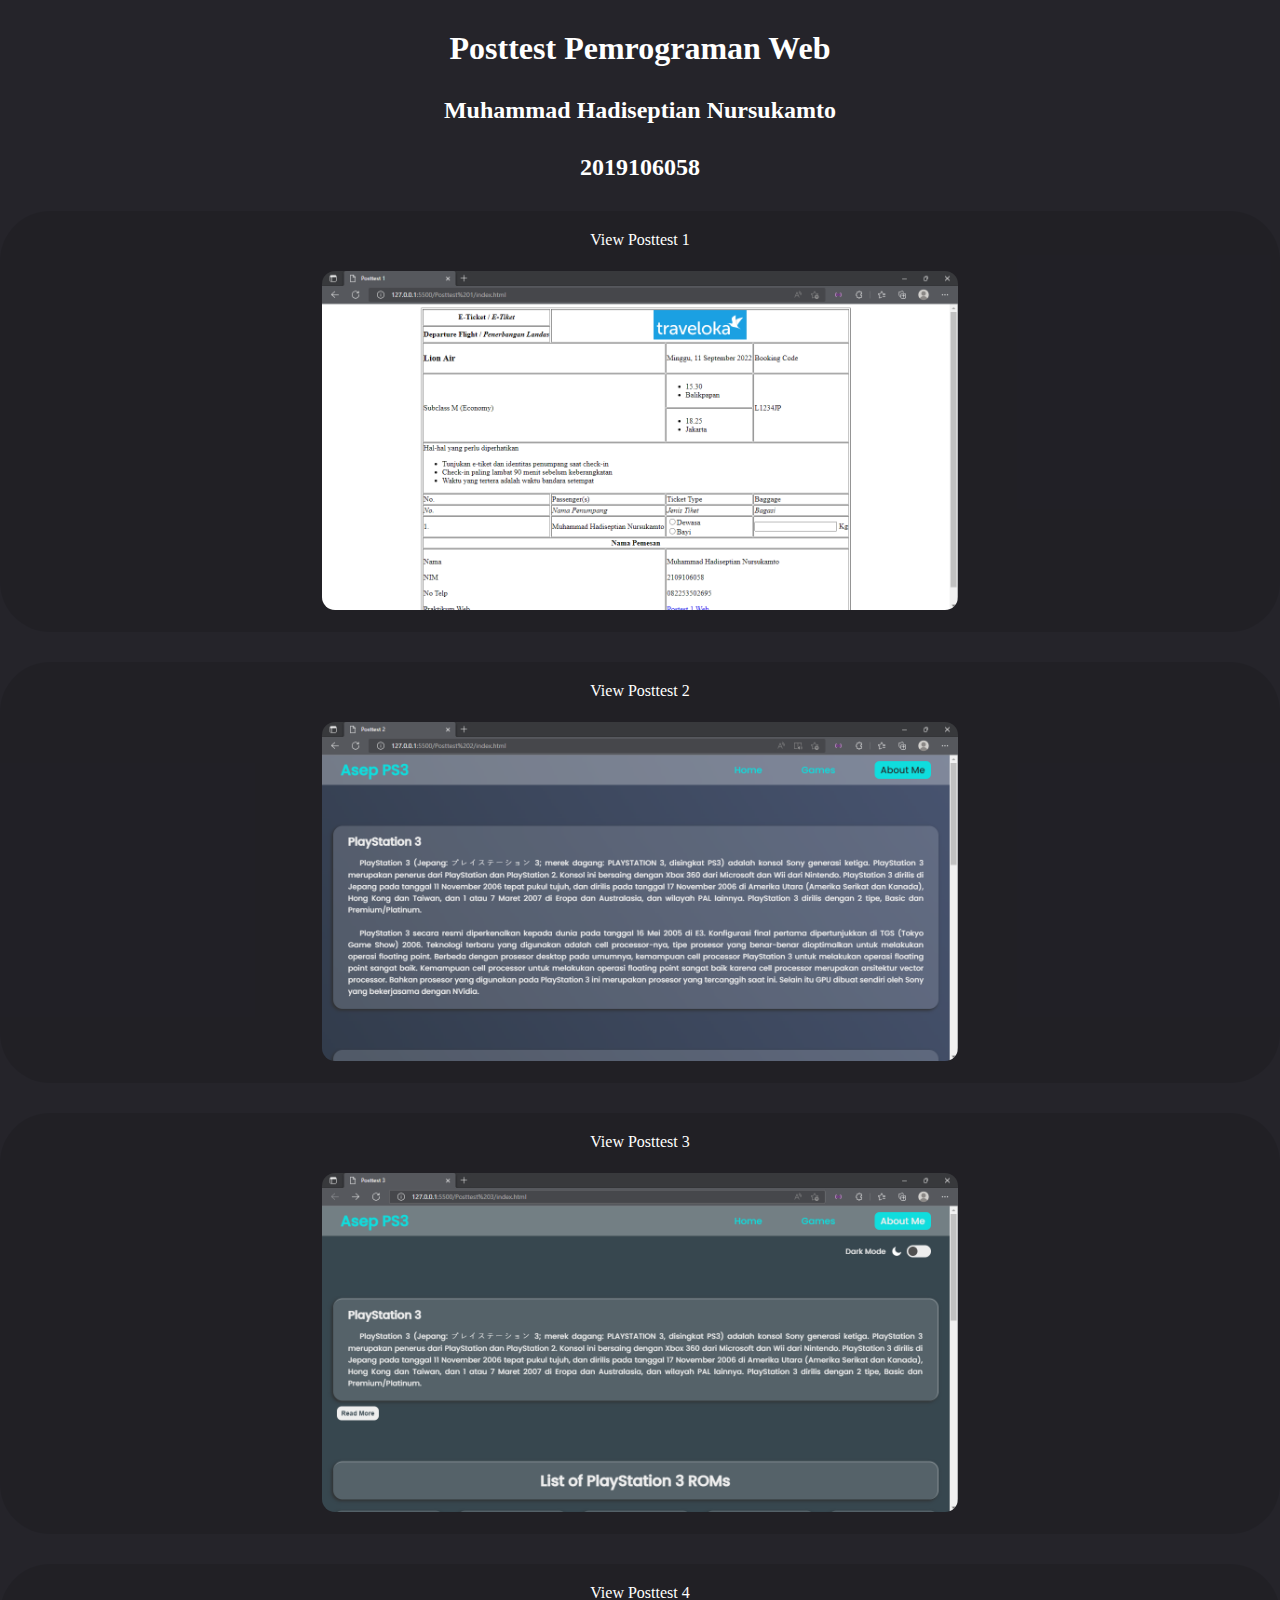
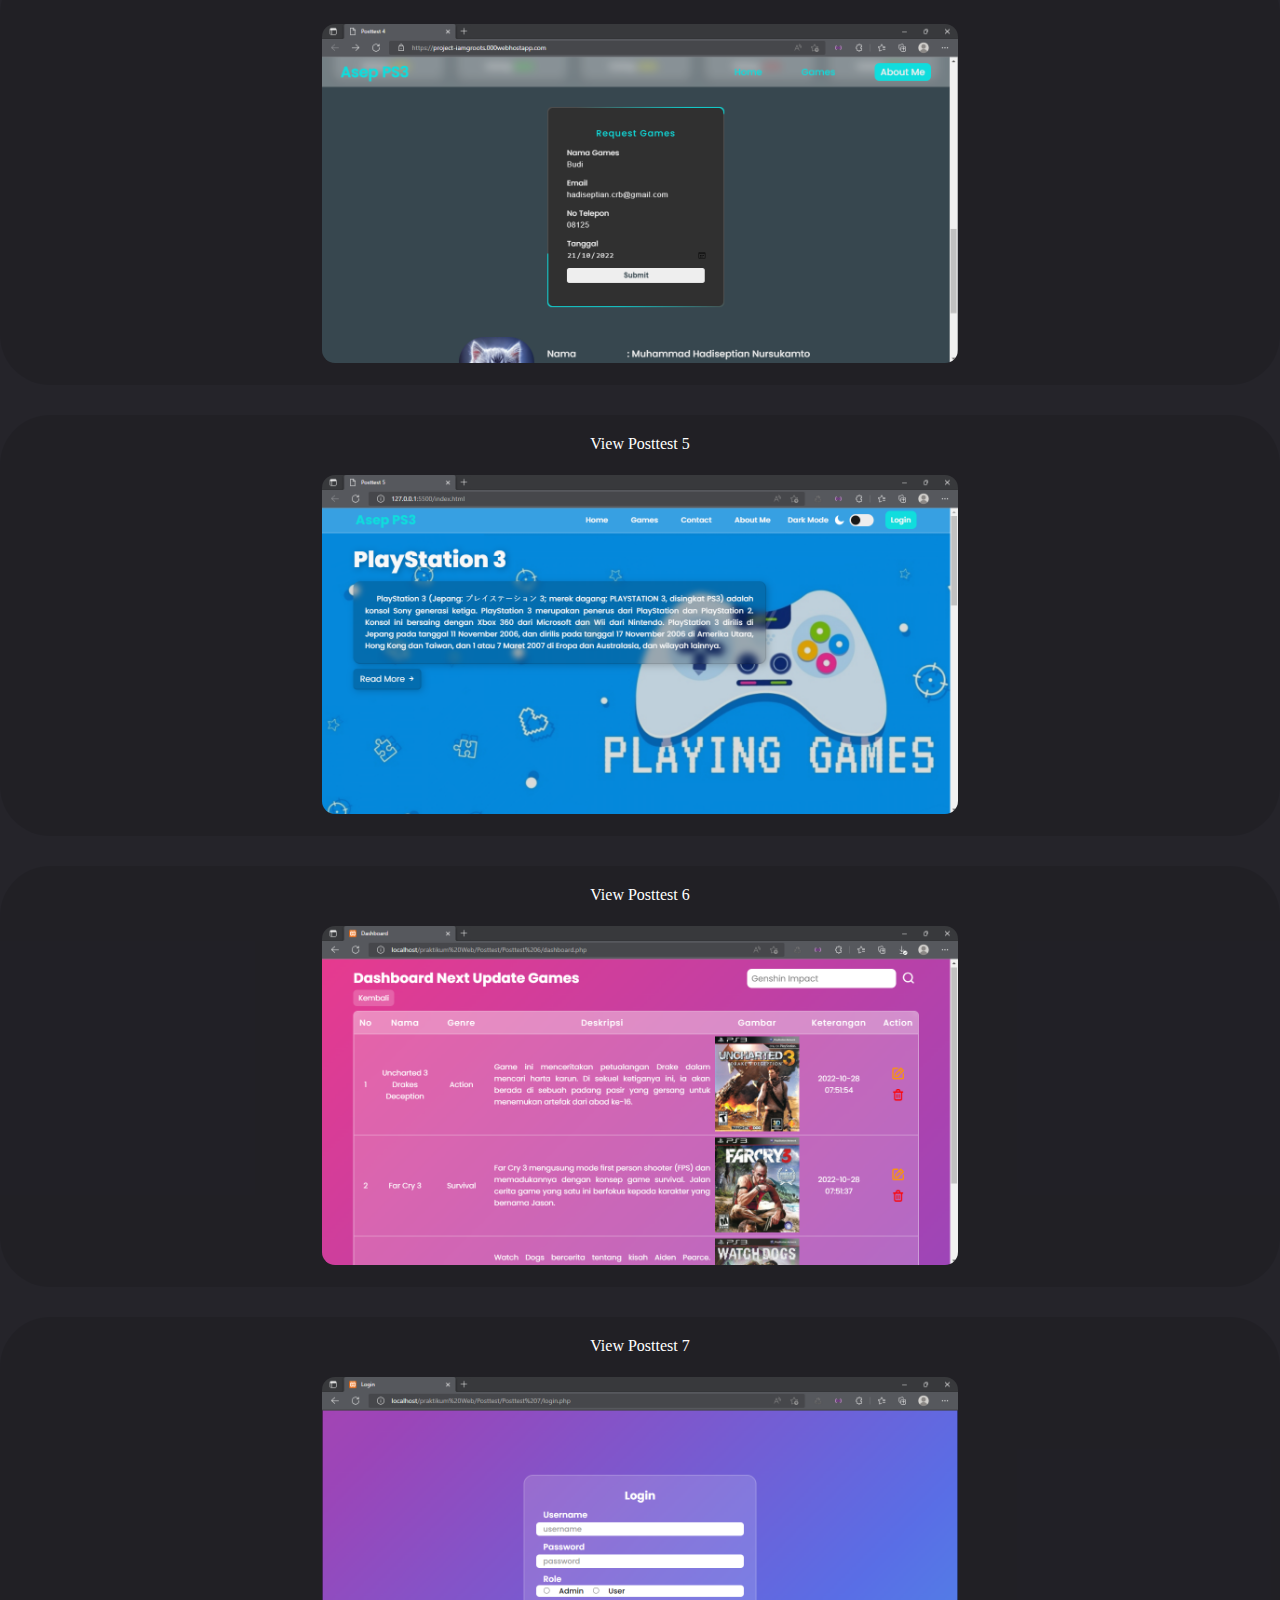
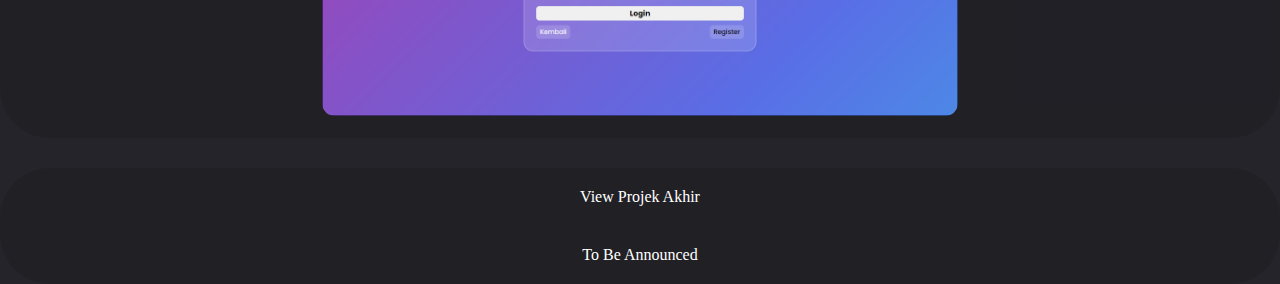
<file: index.html>
<!DOCTYPE html>
<html lang="en">
<head>
  <meta charset="UTF-8">
  <meta http-equiv="X-UA-Compatible" content="IE=edge">
  <meta name="viewport" content="width=device-width, initial-scale=1.0">
  <link rel="stylesheet" href="style.css">
  <link rel="stylesheet" href="https://unicons.iconscout.com/release/v4.0.0/css/line.css">
  <title>Posttest</title>
</head>
<body>
  <div class="container">
    <h1>Posttest Pemrograman Web</h1>
    <h2>Muhammad Hadiseptian Nursukamto</h2>
    <h2>2019106058</h2>
    <div class="card">
      <a href="Posttest 1/">
        <p> View Posttest 1 <i class="uil uil-arrow-right"></i></p>
        <img src="Images/posttest1.png" alt="">
      </a>
    </div>
    <div class="card">
      <a href="Posttest 2/">
        <p> View Posttest 2 <i class="uil uil-arrow-right"></i></p>
        <img src="Images/posttest2.png" alt="">
      </a>
    </div>
    <div class="card">
      <a href="Posttest 3/">
        <p> View Posttest 3 <i class="uil uil-arrow-right"></i></p>
        <img src="Images/posttest3.png" alt="">
      </a>
    </div>
    <div class="card">
      <a href="https://project-iamgroots.000webhostapp.com/">
        <p> View Posttest 4 <i class="uil uil-arrow-right"></i></p>
        <img src="Images/posttest4.png" alt="">
      </a>
    </div>
    <div class="card">
      <a href="https://project-iamgroots.000webhostapp.com/">
        <p> View Posttest 5 <i class="uil uil-arrow-right"></i></p>
        <img src="Images/posttest5.png" alt="">
      </a>
    </div>
    <div class="card">
      <a href="https://project-iamgroots.000webhostapp.com/">
        <p> View Posttest 6 <i class="uil uil-arrow-right"></i></p>
        <img src="Images/posttest6.png" alt="">
      </a>
    </div>
    <div class="card">
      <a href="https://project-iamgroots.000webhostapp.com/">
        <p> View Posttest 7 <i class="uil uil-arrow-right"></i></p>
        <img src="Images/posttest7.png" alt="">
      </a>
    </div>
    <div class="card">
      <a href="">
        <p> View Projek Akhir <i class="uil uil-arrow-right"></i></p>
        <p> To Be Announced </p>
        <!-- <img src="Images/posttest7.png" alt=""> -->
      </a>
    </div>
  </div>
</body>
</html>
</file>
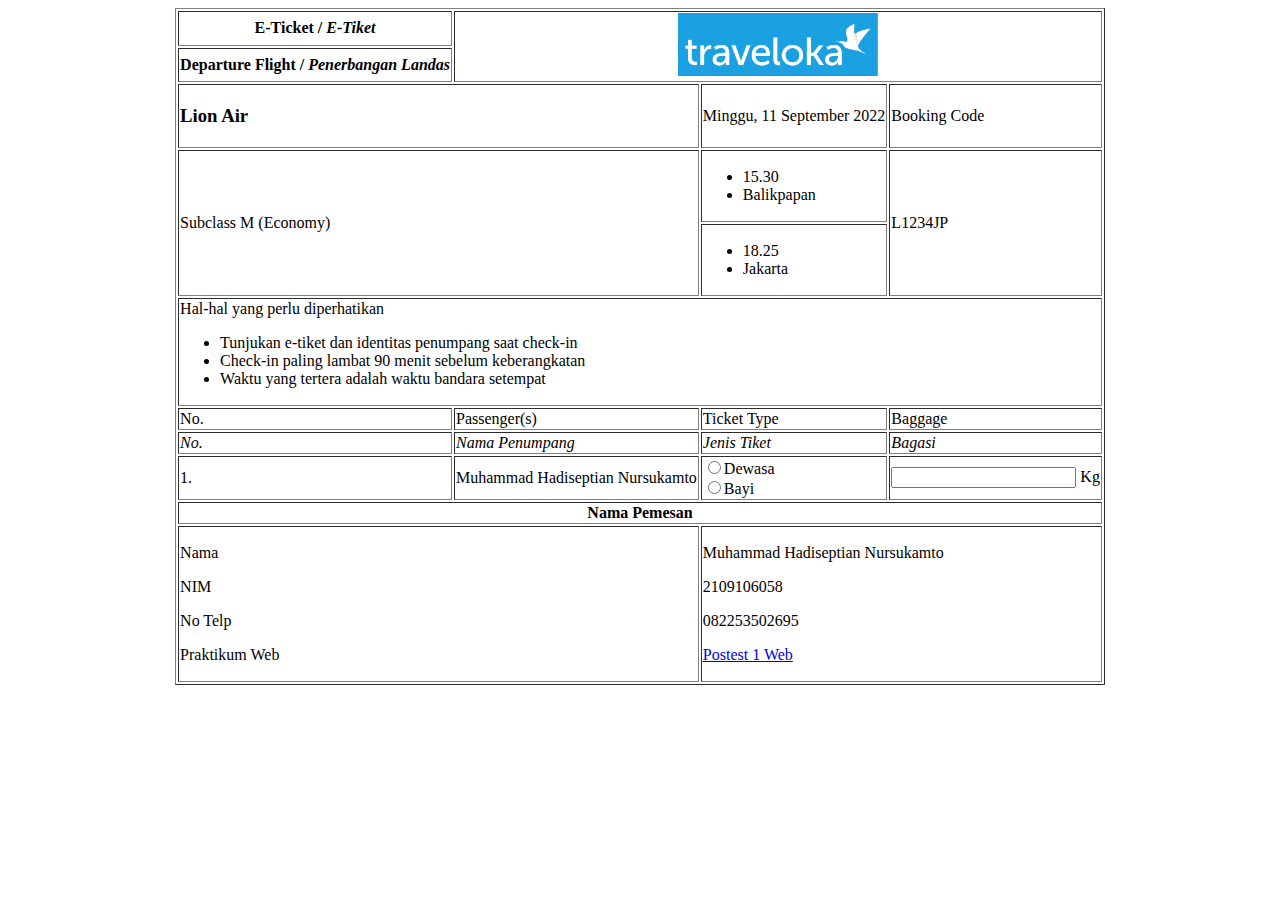
<file: Posttest 1/index.html>
<!DOCTYPE html>
<html lang="en">
<head>
  <meta charset="UTF-8">
  <meta http-equiv="X-UA-Compatible" content="IE=edge">
  <meta name="viewport" content="width=device-width, initial-scale=1.0">
  <title>Posttest 1</title>
</head>
<body>
  <table border="1" align="center">

    <tr>
      <th>E-Ticket / <i>E-Tiket</i></th>
      <th rowspan="2" colspan="3"><img src="logo-traveloka.png" alt="logo-traveloka" width="200px"></th>
    </tr>

    <tr>
      <th>Departure Flight / <i>Penerbangan Landas</i></th>
    </tr>

    <tr>
      <td colspan="2"><h3><b>Lion Air</b></h3></td>
      <td><p>Minggu, 11 September 2022</p></td>
      <td><p>Booking Code</p></td>
    </tr>

    <tr>
      <td rowspan="2" colspan="2">Subclass M (Economy)</td>
      <td>
        <ul>
          <li>15.30</li>
          <li>Balikpapan</li>
        </ul>
      </td>
      <td rowspan="2">L1234JP</td>
    </tr>

    <tr>
      <td>
        <ul>
          <li>18.25</li>
          <li>Jakarta</li>
        </ul>
      </td>
    </tr>

    <tr>
      <td colspan="4">Hal-hal yang perlu diperhatikan
        <ul>
          <li>Tunjukan e-tiket dan identitas penumpang saat check-in</li>
          <li>Check-in paling lambat 90 menit sebelum keberangkatan</li>
          <li>Waktu yang tertera adalah waktu bandara setempat</li>
        </ul>
      </td>
    </tr>

    <tr>
      <td>No.</td>
      <td>Passenger(s)</td>
      <td>Ticket Type</td>
      <td>Baggage</td>
    </tr>

    <tr>
      <td><i>No.</i></td>
      <td><i>Nama Penumpang</i></td>
      <td><i>Jenis Tiket</i></td>
      <td><i>Bagasi</i></td>
    </tr>

    <tr>
      <td>1.</td>
      <td>Muhammad Hadiseptian Nursukamto</td>
      <td>
        <input type="radio" name="jenisTiket">Dewasa
        <br>
        <input type="radio" name="jenisTiket">Bayi
      </td>
      <td>
        <input type="number" min="0"> Kg
      </td>
    </tr>

    <tr>
      <th colspan="4"><b>Nama Pemesan</b></th>
    </tr>

    <tr>
      <td colspan="2">
        <p>Nama</p>
        <p>NIM</p>
        <p>No Telp</p>
        <p>Praktikum Web</p>
      </td>
      <td colspan="2">
        <p>Muhammad Hadiseptian Nursukamto</p>
        <p>2109106058</p>
        <p>082253502695</p>
        <p><a href="https://classroom.google.com/c/NTQ2MTg4MzYwODA4/a/NTQ3NjgxMzA3NTQz/details">Postest 1 Web</a></p>
      </td>
    </tr>

  </table>
</body>
</html>
</file>
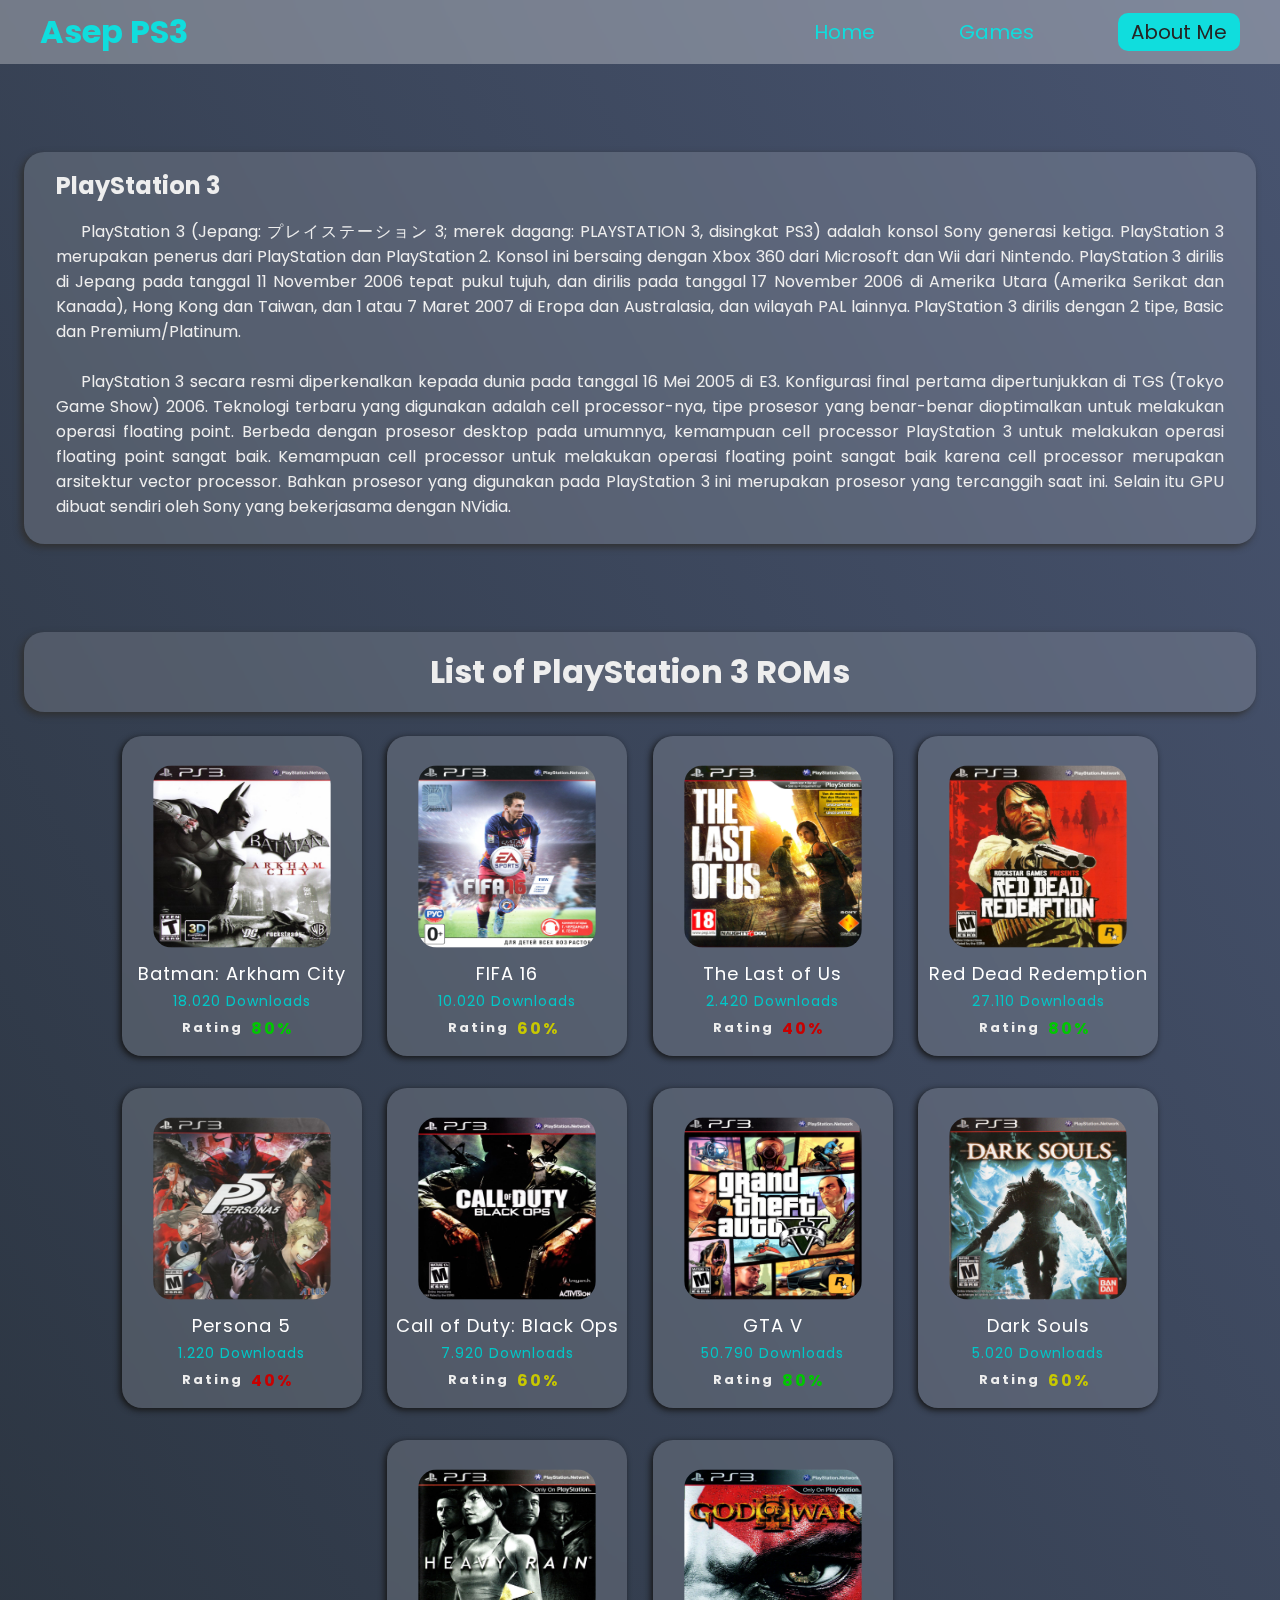
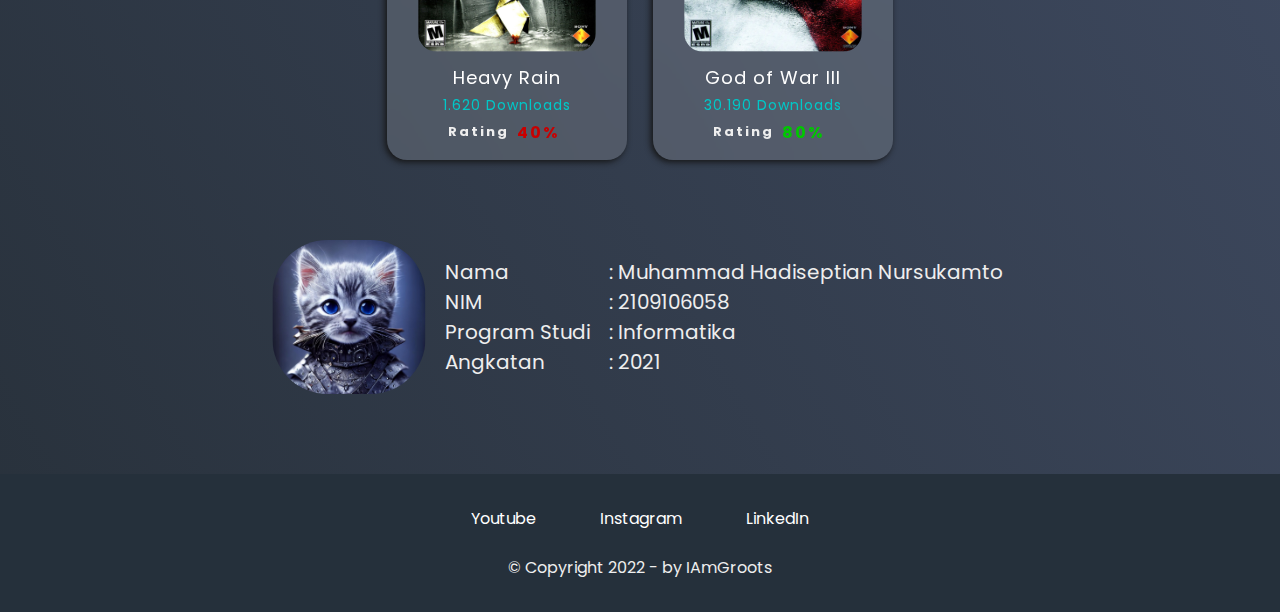
<file: Posttest 2/index.html>
<!DOCTYPE html>
<html lang="en">
<head>
  <meta charset="UTF-8">
  <meta http-equiv="X-UA-Compatible" content="IE=edge">
  <meta name="viewport" content="width=device-width, initial-scale=1.0">
  <link rel="stylesheet" href="style.css">
  <title>Posttest 2</title>
</head>
<body>
  <header>
    <a href="#"><h1>Asep PS3</h1></a>
    <nav>
      <a href="#home">Home</a>
      <a href="#list">Games</a>
      <a href="#biodata" class="me">About Me</a>
    </nav>
  </header>

  <main>
    <div id="home" class="container">
      <div  class="info">
        <h2>PlayStation 3</h2>
        <p>PlayStation 3 (Jepang: プレイステーション 3; merek dagang: PLAYSTATION 3, 
          disingkat PS3) adalah konsol Sony generasi ketiga. PlayStation 3 merupakan 
          penerus dari PlayStation dan PlayStation 2. Konsol ini bersaing dengan Xbox 
          360 dari Microsoft dan Wii dari Nintendo. PlayStation 3 dirilis di Jepang 
          pada tanggal 11 November 2006 tepat pukul tujuh, dan dirilis pada tanggal 
          17 November 2006 di Amerika Utara (Amerika Serikat dan Kanada), Hong Kong 
          dan Taiwan, dan 1 atau 7 Maret 2007 di Eropa dan Australasia, dan wilayah 
          PAL lainnya. PlayStation 3 dirilis dengan 2 tipe, Basic dan Premium/Platinum. 
        </p>
        <br>
        <p>
          PlayStation 3 secara resmi diperkenalkan kepada dunia pada tanggal 16 Mei 
          2005 di E3. Konfigurasi final pertama dipertunjukkan di TGS (Tokyo Game Show) 2006.
          Teknologi terbaru yang digunakan adalah cell processor-nya, tipe prosesor 
          yang benar-benar dioptimalkan untuk melakukan operasi floating point. Berbeda 
          dengan prosesor desktop pada umumnya, kemampuan cell processor PlayStation 3 
          untuk melakukan operasi floating point sangat baik. Kemampuan cell processor 
          untuk melakukan operasi floating point sangat baik karena cell processor 
          merupakan arsitektur vector processor. Bahkan prosesor yang digunakan pada 
          PlayStation 3 ini merupakan prosesor yang tercanggih saat ini. Selain itu GPU 
          dibuat sendiri oleh Sony yang bekerjasama dengan NVidia.
        </p>
        <br>
      </div>
    </div>

    <div id="list" class="container">
      <div class="info list-roms">
        List of PlayStation 3 ROMs
      </div>
      <div class="box">
        <div class="card">
          <img src="images/batman-arkham-city.jpg" alt="Games">
          <p><a href="#">Batman: Arkham City</a></p>
          <p><span class="downloads">18.020 Downloads</span></p>
          <h4>Rating <span class="good-rate">80%</span></h4>
        </div>
        <div class="card">
          <img src="images/fifa-16.jpg" alt="Games">
          <p><a href="#">FIFA 16</a></p>
          <p><span class="downloads">10.020 Downloads</span></p>
          <h4>Rating <span class="mid-rate">60%</span></h4>
        </div>
        <div class="card">
          <img src="images/the-last-of-us.jpg" alt="Games">
          <p><a href="#">The Last of Us</a></p>
          <p><span class="downloads">2.420 Downloads</span></p>
          <h4>Rating <span class="bad-rate">40%</span></h4>
        </div>
        <div class="card">
          <img src="images/red-dead-redemption.jpg" alt="Games">
          <p><a href="#">Red Dead Redemption</a></p>
          <p><span class="downloads">27.110 Downloads</span></p>
          <h4>Rating <span class="good-rate">80%</span></h4>
        </div>
        <div class="card">
          <img src="images/persona-5.jpeg" alt="Games">
          <p><a href="#">Persona 5</a></p>
          <p><span class="downloads">1.220 Downloads</span></p>
          <h4>Rating <span class="bad-rate">40%</span></h4>
        </div>
        <div class="card">
          <img src="images/call-of-duty-black-ops.jpg" alt="Games">
          <p><a href="#">Call of Duty: Black Ops</a></p>
          <p><span class="downloads">7.920 Downloads</span></p>
          <h4>Rating <span class="mid-rate">60%</span></h4>
        </div>
        <div class="card">
          <img src="images/gta-v.jpg" alt="Games">
          <p><a href="#">GTA V</a></p>
          <p><span class="downloads">50.790 Downloads</span></p>
          <h4>Rating <span class="good-rate">80%</span></h4>
        </div>
        <div class="card">
          <img src="images/dark-souls.jpg" alt="Games">
          <p><a href="#">Dark Souls</a></p>
          <p><span class="downloads">5.020 Downloads</span></p>
          <h4>Rating <span class="mid-rate">60%</span></h4>
        </div>
        <div class="card">
          <img src="images/heavy-rain.jpg" alt="Games">
          <p><a href="#">Heavy Rain</a></p>
          <p><span class="downloads">1.620 Downloads</span></p>
          <h4>Rating <span class="bad-rate">40%</span></h4>
        </div>
        <div class="card">
          <img src="images/god-of-war-iii.jpg" alt="Games">
          <p><a href="#">God of War III</a></p>
          <p><span class="downloads">30.190 Downloads</span></p>
          <h4>Rating <span class="good-rate">80%</span></h4>
        </div>
      </div>
    </div>

    <div id="biodata">
      <img src="images/foto-profile.jpg" alt="Foto Profile">
      <div class="data">
        <p>Nama</p>
        <p>NIM</p>
        <p>Program Studi</p>
        <p>Angkatan</p>
      </div>
      <div class="data">
        <p>: Muhammad Hadiseptian Nursukamto</p>
        <p>: 2109106058</p>
        <p>: Informatika</p>
        <p>: 2021</p>
      </div>
    </div>
  </main>

  <footer>
    <nav>
      <a href="https://youtube.com">Youtube</a>
      <a href="https://instagram.com">Instagram</a>
      <a href="https://linkedin.com">LinkedIn</a>
    </nav>
    <p>&copy Copyright 2022 - by IAmGroots </p>
  </footer>
</body>
</html>
</file>
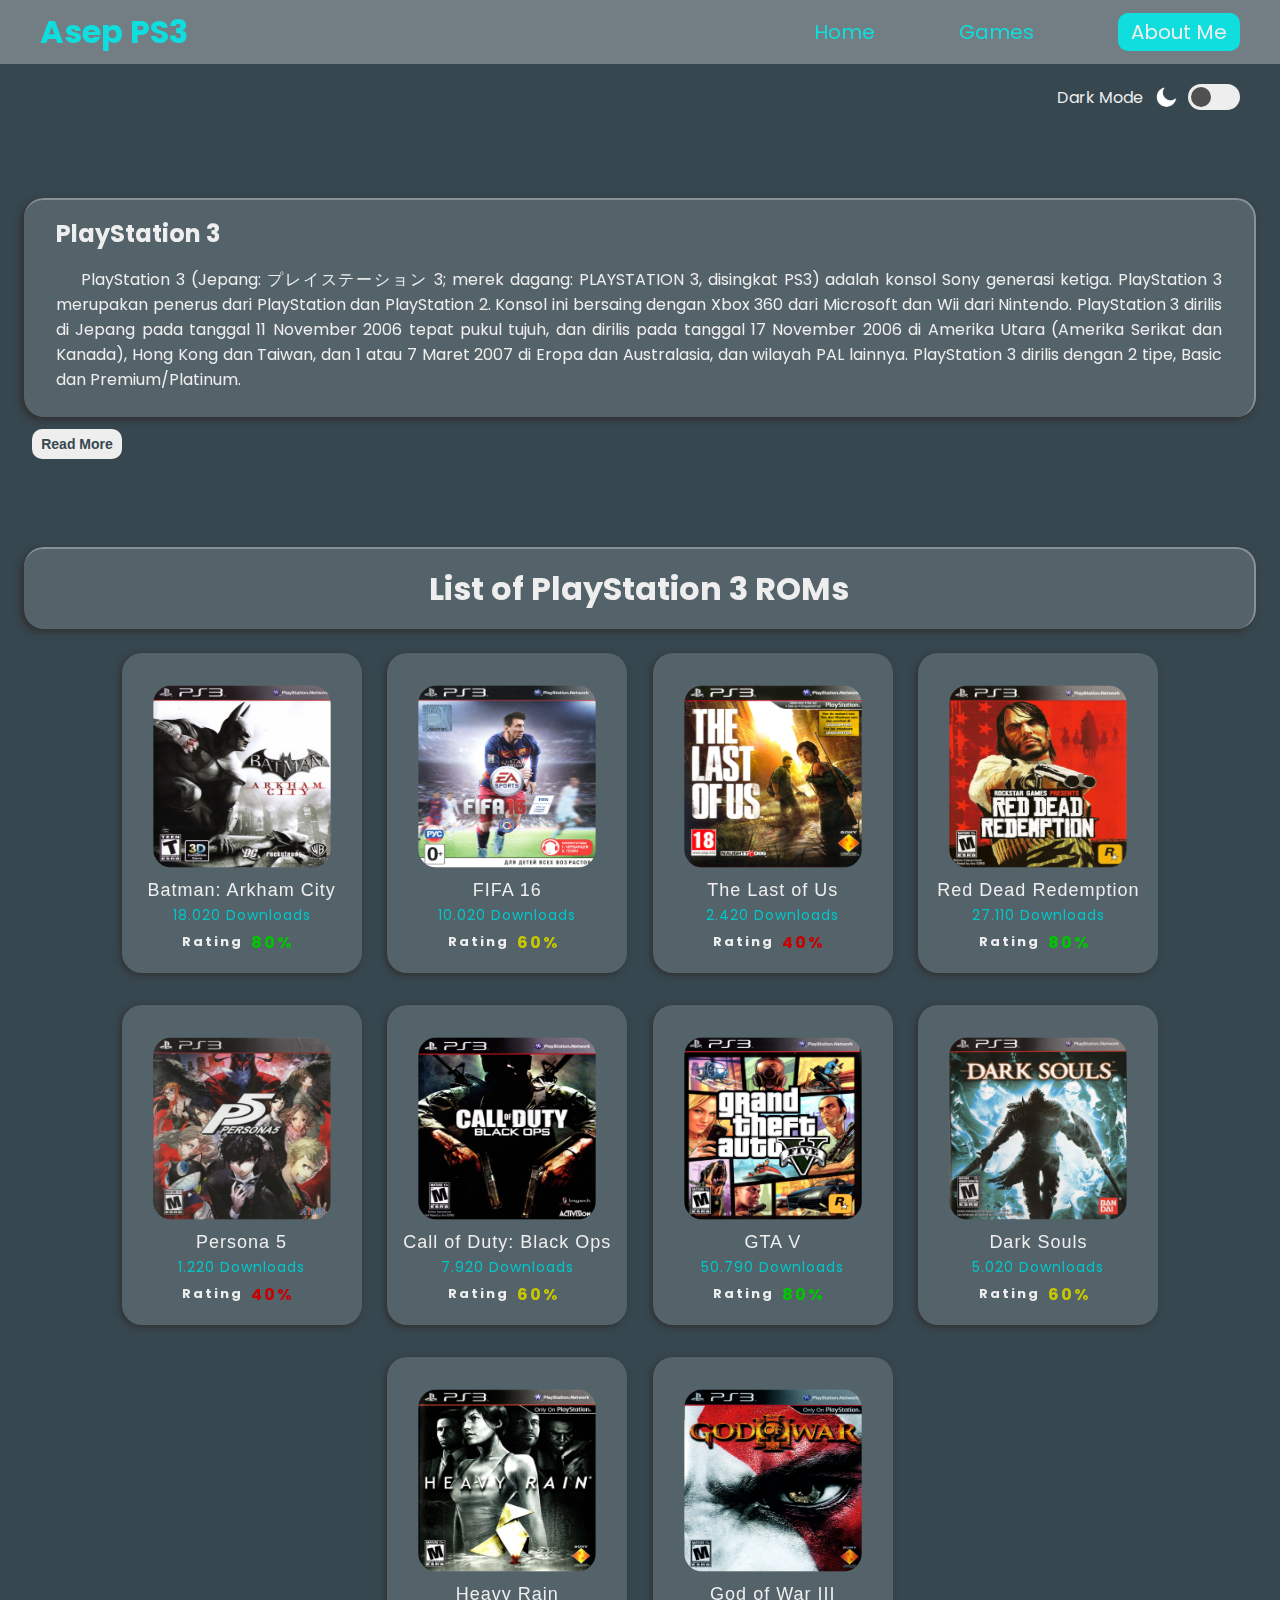
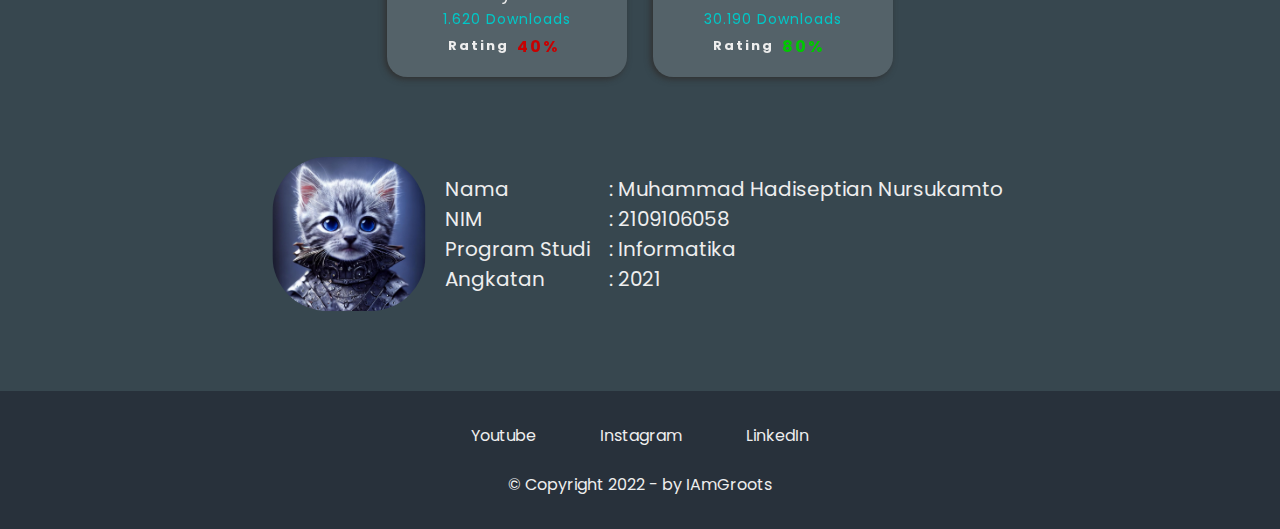
<file: Posttest 3/index.html>
<!DOCTYPE html>
<html lang="en">
<head>
  <meta charset="UTF-8">
  <meta http-equiv="X-UA-Compatible" content="IE=edge">
  <meta name="viewport" content="width=device-width, initial-scale=1.0">
  <link rel="stylesheet" href="style.css">
  <title>Posttest 3</title>
</head>
<body>
  <header>
    <a href="#"><h1>Asep PS3</h1></a>
    <nav>
      <a href="#home">Home</a>
      <a href="#list">Games</a>
      <a href="#biodata" class="me">About Me</a>
    </nav>
  </header>

  <div class="mode">
    <p id="change-mode">Dark Mode</p>
    <img id="icon-mode" src="images/moon.png" alt="">
    <input type="checkbox" onclick="lightMode()">
  </div>

  <main>
    <div id="home" class="container">
      <div  class="info">
        <h2>PlayStation 3</h2>
        <p>PlayStation 3 (Jepang: プレイステーション 3; merek dagang: PLAYSTATION 3, 
          disingkat PS3) adalah konsol Sony generasi ketiga. PlayStation 3 merupakan 
          penerus dari PlayStation dan PlayStation 2. Konsol ini bersaing dengan Xbox 
          360 dari Microsoft dan Wii dari Nintendo. PlayStation 3 dirilis di Jepang 
          pada tanggal 11 November 2006 tepat pukul tujuh, dan dirilis pada tanggal 
          17 November 2006 di Amerika Utara (Amerika Serikat dan Kanada), Hong Kong 
          dan Taiwan, dan 1 atau 7 Maret 2007 di Eropa dan Australasia, dan wilayah 
          PAL lainnya. PlayStation 3 dirilis dengan 2 tipe, Basic dan Premium/Platinum. 
        </p>
        <br>

        <div id="teks">
          <p>
            PlayStation 3 secara resmi diperkenalkan kepada dunia pada tanggal 16 Mei 
            2005 di E3. Konfigurasi final pertama dipertunjukkan di TGS (Tokyo Game Show) 2006.
            Teknologi terbaru yang digunakan adalah cell processor-nya, tipe prosesor 
            yang benar-benar dioptimalkan untuk melakukan operasi floating point. Berbeda 
            dengan prosesor desktop pada umumnya, kemampuan cell processor PlayStation 3 
            untuk melakukan operasi floating point sangat baik. Kemampuan cell processor 
            untuk melakukan operasi floating point sangat baik karena cell processor 
            merupakan arsitektur vector processor. Bahkan prosesor yang digunakan pada 
            PlayStation 3 ini merupakan prosesor yang tercanggih saat ini. Selain itu GPU 
            dibuat sendiri oleh Sony yang bekerjasama dengan NVidia.
          </p>
          <br>
        </div>
      </div>
      <button class="btn-more">Read More</button>
    </div>

    <div id="list" class="container">
      <div class="info list-roms">
        List of PlayStation 3 ROMs
      </div>
      <div class="box">
        <div class="card">
          <img src="images/batman-arkham-city.jpg" alt="Games">
          <button class="btn-games" onclick="popUp()"><p><a href="#list">Batman: Arkham City</a></p></button>
          <p><span class="downloads">18.020 Downloads</span></p>
          <h4>Rating <span class="good-rate">80%</span></h4>
        </div>
        <div class="card">
          <img src="images/fifa-16.jpg" alt="Games">
          <button class="btn-games" onclick="popUp()"><p><a href="#list">FIFA 16</a></p></button>
          <p><span class="downloads">10.020 Downloads</span></p>
          <h4>Rating <span class="mid-rate">60%</span></h4>
        </div>
        <div class="card">
          <img src="images/the-last-of-us.jpg" alt="Games">
          <button class="btn-games" onclick="popUp()"><p><a href="#list">The Last of Us</a></p></button>
          <p><span class="downloads">2.420 Downloads</span></p>
          <h4>Rating <span class="bad-rate">40%</span></h4>
        </div>
        <div class="card">
          <img src="images/red-dead-redemption.jpg" alt="Games">
          <button class="btn-games" onclick="popUp()"><p><a href="#list">Red Dead Redemption</a></p></button>
          <p><span class="downloads">27.110 Downloads</span></p>
          <h4>Rating <span class="good-rate">80%</span></h4>
        </div>
        <div class="card">
          <img src="images/persona-5.jpeg" alt="Games">
          <button class="btn-games" onclick="popUp()"><p><a href="#list">Persona 5</a></p></button>
          <p><span class="downloads">1.220 Downloads</span></p>
          <h4>Rating <span class="bad-rate">40%</span></h4>
        </div>
        <div class="card">
          <img src="images/call-of-duty-black-ops.jpg" alt="Games">
          <button class="btn-games" onclick="popUp()"><p><a href="#list">Call of Duty: Black Ops</a></p></button>
          <p><span class="downloads">7.920 Downloads</span></p>
          <h4>Rating <span class="mid-rate">60%</span></h4>
        </div>
        <div class="card">
          <img src="images/gta-v.jpg" alt="Games">
          <button class="btn-games" onclick="popUp()"><p><a href="#list">GTA V</a></p></button>
          <p><span class="downloads">50.790 Downloads</span></p>
          <h4>Rating <span class="good-rate">80%</span></h4>
        </div>
        <div class="card">
          <img src="images/dark-souls.jpg" alt="Games">
          <button class="btn-games" onclick="popUp()"><p><a href="#list">Dark Souls</a></p></button>
          <p><span class="downloads">5.020 Downloads</span></p>
          <h4>Rating <span class="mid-rate">60%</span></h4>
        </div>
        <div class="card">
          <img src="images/heavy-rain.jpg" alt="Games">
          <button class="btn-games" onclick="popUp()"><p><a href="#list">Heavy Rain</a></p></button>
          <p><span class="downloads">1.620 Downloads</span></p>
          <h4>Rating <span class="bad-rate">40%</span></h4>
        </div>
        <div class="card">
          <img src="images/god-of-war-iii.jpg" alt="Games">
          <button class="btn-games" onclick="popUp()"><p><a href="#list">God of War III</a></p></button>
          <p><span class="downloads">30.190 Downloads</span></p>
          <h4>Rating <span class="good-rate">80%</span></h4>
        </div>
      </div>
    </div>

    <div id="biodata">
      <img src="images/foto-profile.jpg" alt="Foto Profile">
      <div class="data">
        <p>Nama</p>
        <p>NIM</p>
        <p>Program Studi</p>
        <p>Angkatan</p>
      </div>
      <div class="data">
        <p>: Muhammad Hadiseptian Nursukamto</p>
        <p>: 2109106058</p>
        <p>: Informatika</p>
        <p>: 2021</p>
      </div>
    </div>
  </main>

  <footer>
    <nav>
      <a href="https://youtube.com">Youtube</a>
      <a href="https://instagram.com">Instagram</a>
      <a href="https://linkedin.com">LinkedIn</a>
    </nav>
    <p>&copy Copyright 2022 - by IAmGroots </p>
  </footer>

  <script src="script.js"></script>
</body>
</html>
</file>
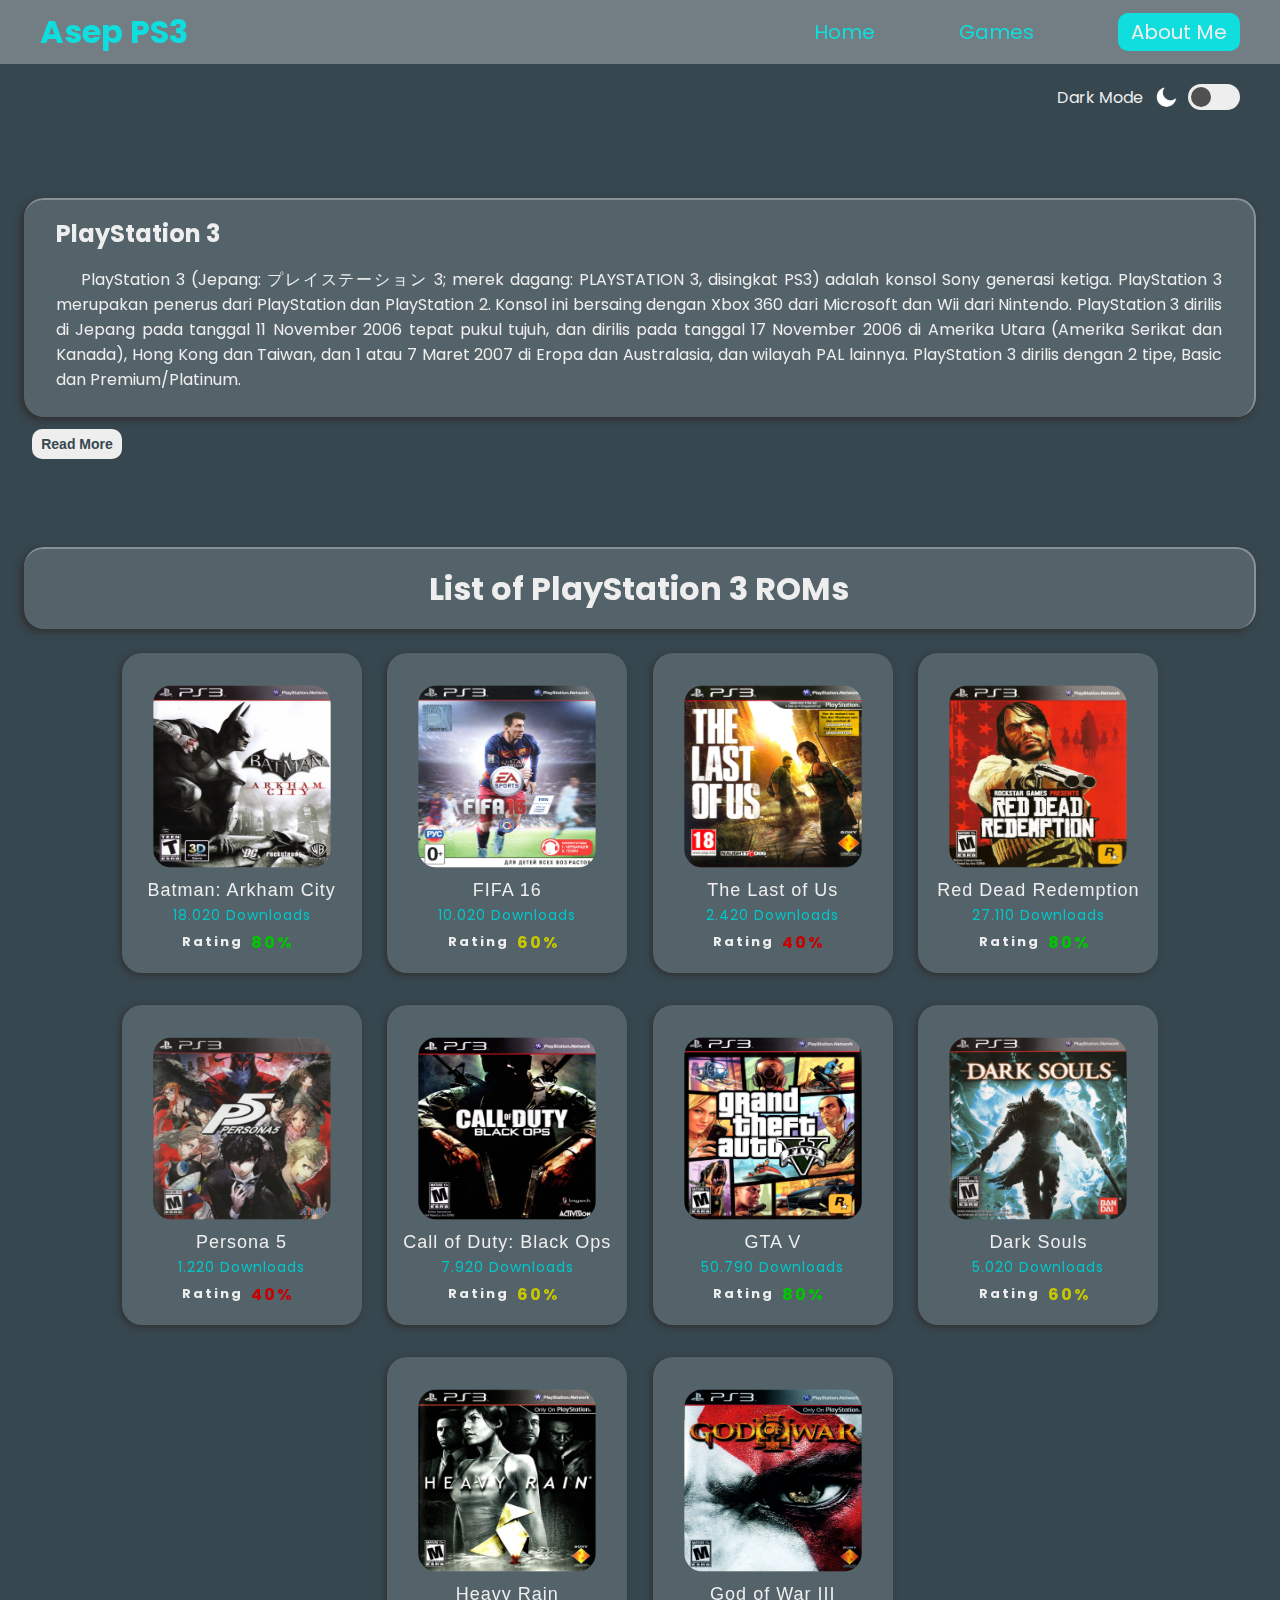
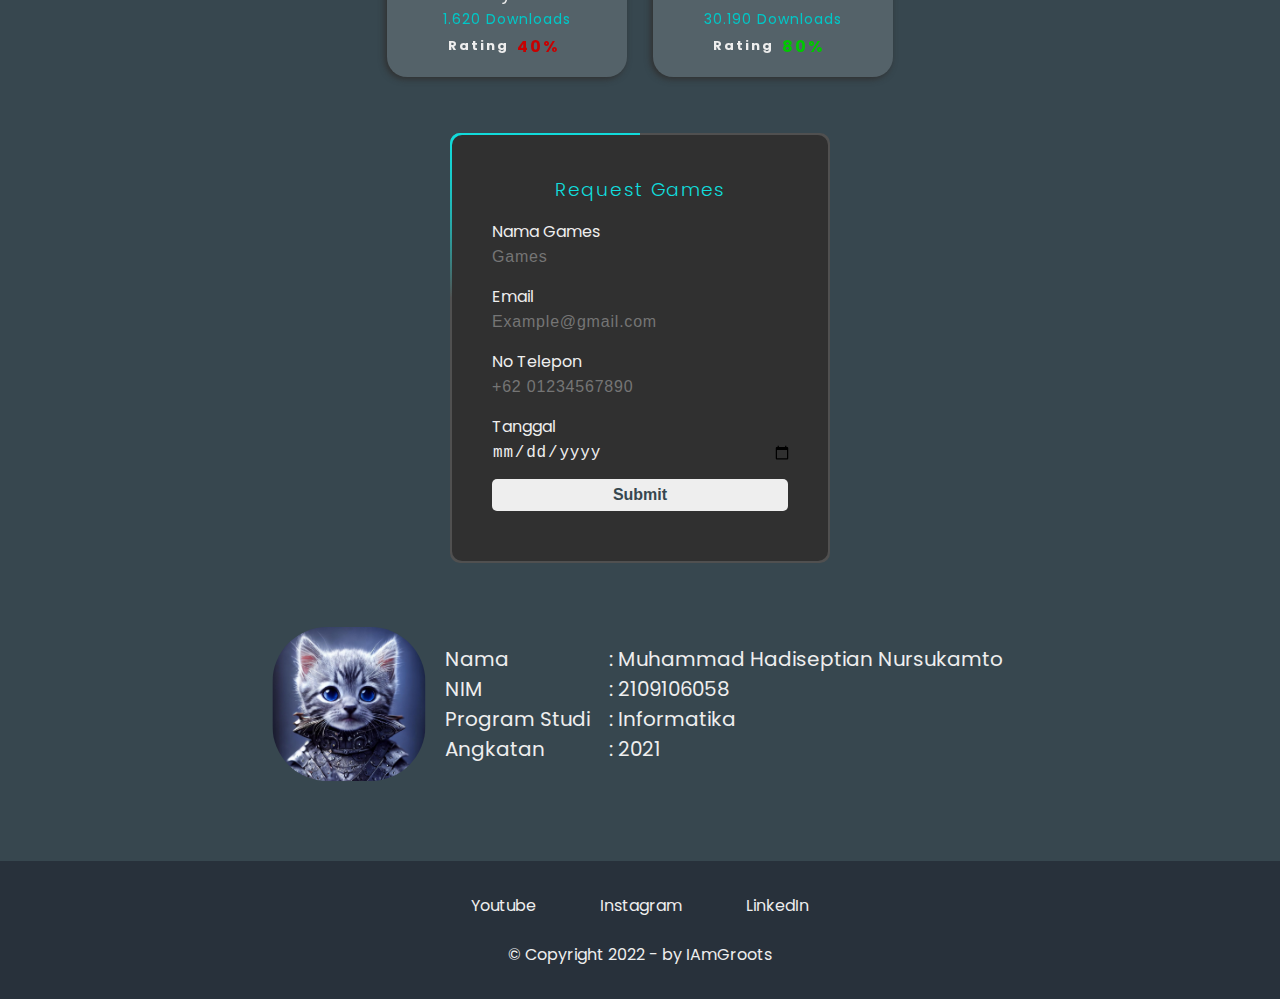
<file: Posttest 4/index.html>
<!DOCTYPE html>
<html lang="en">
<head>
  <meta charset="UTF-8">
  <meta http-equiv="X-UA-Compatible" content="IE=edge">
  <meta name="viewport" content="width=device-width, initial-scale=1.0">
  <link rel="stylesheet" href="style.css">
  <title>Posttest 4</title>
</head>
<body>
  <header>
    <a href="#"><h1>Asep PS3</h1></a>
    <nav>
      <a href="#home">Home</a>
      <a href="#list">Games</a>
      <a href="#biodata" class="me">About Me</a>
    </nav>
  </header>

  <div class="mode">
    <p id="change-mode">Dark Mode</p>
    <img id="icon-mode" src="images/moon.png" alt="">
    <input type="checkbox" onclick="lightMode()">
  </div>

  <main>
    <div id="home" class="container">
      <div  class="info">
        <h2>PlayStation 3</h2>
        <p>PlayStation 3 (Jepang: プレイステーション 3; merek dagang: PLAYSTATION 3, 
          disingkat PS3) adalah konsol Sony generasi ketiga. PlayStation 3 merupakan 
          penerus dari PlayStation dan PlayStation 2. Konsol ini bersaing dengan Xbox 
          360 dari Microsoft dan Wii dari Nintendo. PlayStation 3 dirilis di Jepang 
          pada tanggal 11 November 2006 tepat pukul tujuh, dan dirilis pada tanggal 
          17 November 2006 di Amerika Utara (Amerika Serikat dan Kanada), Hong Kong 
          dan Taiwan, dan 1 atau 7 Maret 2007 di Eropa dan Australasia, dan wilayah 
          PAL lainnya. PlayStation 3 dirilis dengan 2 tipe, Basic dan Premium/Platinum. 
        </p>
        <br>

        <div id="teks">
          <p>
            PlayStation 3 secara resmi diperkenalkan kepada dunia pada tanggal 16 Mei 
            2005 di E3. Konfigurasi final pertama dipertunjukkan di TGS (Tokyo Game Show) 2006.
            Teknologi terbaru yang digunakan adalah cell processor-nya, tipe prosesor 
            yang benar-benar dioptimalkan untuk melakukan operasi floating point. Berbeda 
            dengan prosesor desktop pada umumnya, kemampuan cell processor PlayStation 3 
            untuk melakukan operasi floating point sangat baik. Kemampuan cell processor 
            untuk melakukan operasi floating point sangat baik karena cell processor 
            merupakan arsitektur vector processor. Bahkan prosesor yang digunakan pada 
            PlayStation 3 ini merupakan prosesor yang tercanggih saat ini. Selain itu GPU 
            dibuat sendiri oleh Sony yang bekerjasama dengan NVidia.
          </p>
          <br>
        </div>
      </div>
      <button class="btn-more">Read More</button>
    </div>

    <div id="list" class="container">
      <div class="info list-roms">
        List of PlayStation 3 ROMs
      </div>
      <div class="box">
        <div class="card">
          <img src="images/batman-arkham-city.jpg" alt="Games">
          <button class="btn-games" onclick="popUp()"><p><a href="#list">Batman: Arkham City</a></p></button>
          <p><span class="downloads">18.020 Downloads</span></p>
          <h4>Rating <span class="good-rate">80%</span></h4>
        </div>
        <div class="card">
          <img src="images/fifa-16.jpg" alt="Games">
          <button class="btn-games" onclick="popUp()"><p><a href="#list">FIFA 16</a></p></button>
          <p><span class="downloads">10.020 Downloads</span></p>
          <h4>Rating <span class="mid-rate">60%</span></h4>
        </div>
        <div class="card">
          <img src="images/the-last-of-us.jpg" alt="Games">
          <button class="btn-games" onclick="popUp()"><p><a href="#list">The Last of Us</a></p></button>
          <p><span class="downloads">2.420 Downloads</span></p>
          <h4>Rating <span class="bad-rate">40%</span></h4>
        </div>
        <div class="card">
          <img src="images/red-dead-redemption.jpg" alt="Games">
          <button class="btn-games" onclick="popUp()"><p><a href="#list">Red Dead Redemption</a></p></button>
          <p><span class="downloads">27.110 Downloads</span></p>
          <h4>Rating <span class="good-rate">80%</span></h4>
        </div>
        <div class="card">
          <img src="images/persona-5.jpeg" alt="Games">
          <button class="btn-games" onclick="popUp()"><p><a href="#list">Persona 5</a></p></button>
          <p><span class="downloads">1.220 Downloads</span></p>
          <h4>Rating <span class="bad-rate">40%</span></h4>
        </div>
        <div class="card">
          <img src="images/call-of-duty-black-ops.jpg" alt="Games">
          <button class="btn-games" onclick="popUp()"><p><a href="#list">Call of Duty: Black Ops</a></p></button>
          <p><span class="downloads">7.920 Downloads</span></p>
          <h4>Rating <span class="mid-rate">60%</span></h4>
        </div>
        <div class="card">
          <img src="images/gta-v.jpg" alt="Games">
          <button class="btn-games" onclick="popUp()"><p><a href="#list">GTA V</a></p></button>
          <p><span class="downloads">50.790 Downloads</span></p>
          <h4>Rating <span class="good-rate">80%</span></h4>
        </div>
        <div class="card">
          <img src="images/dark-souls.jpg" alt="Games">
          <button class="btn-games" onclick="popUp()"><p><a href="#list">Dark Souls</a></p></button>
          <p><span class="downloads">5.020 Downloads</span></p>
          <h4>Rating <span class="mid-rate">60%</span></h4>
        </div>
        <div class="card">
          <img src="images/heavy-rain.jpg" alt="Games">
          <button class="btn-games" onclick="popUp()"><p><a href="#list">Heavy Rain</a></p></button>
          <p><span class="downloads">1.620 Downloads</span></p>
          <h4>Rating <span class="bad-rate">40%</span></h4>
        </div>
        <div class="card">
          <img src="images/god-of-war-iii.jpg" alt="Games">
          <button class="btn-games" onclick="popUp()"><p><a href="#list">God of War III</a></p></button>
          <p><span class="downloads">30.190 Downloads</span></p>
          <h4>Rating <span class="good-rate">80%</span></h4>
        </div>
      </div>
    </div>

    <div class="box-form">
      <form action="form.php" method="POST">
        <h3>Request Games</h3>
        <div class="inputBox">
          <label for="">Nama Games</label>
          <input type="text" name="name" placeholder="Games" required>
        </div>
        <div class="inputBox">
          <label for="">Email</label>
          <input type="email" name="email" placeholder="Example@gmail.com" required>
        </div>
        <div class="inputBox">
          <label for="">No Telepon</label>
          <input type="tel" name="telepon" placeholder="+62 01234567890" required>
        </div>
        <div class="inputBox">
          <label for="">Tanggal</label>
          <input type="date" name="date" required>
        </div>
        <input type="submit" value="Submit">
      </form>
    </div>

    <div id="biodata">
      <img src="images/foto-profile.jpg" alt="Foto Profile">
      <div class="data">
        <p>Nama</p>
        <p>NIM</p>
        <p>Program Studi</p>
        <p>Angkatan</p>
      </div>
      <div class="data">
        <p>: Muhammad Hadiseptian Nursukamto</p>
        <p>: 2109106058</p>
        <p>: Informatika</p>
        <p>: 2021</p>
      </div>
    </div>
  </main>

  <footer>
    <nav>
      <a href="https://youtube.com">Youtube</a>
      <a href="https://instagram.com">Instagram</a>
      <a href="https://linkedin.com">LinkedIn</a>
    </nav>
    <p>&copy Copyright 2022 - by IAmGroots </p>
  </footer>

  <script src="script.js"></script>
</body>
</html>
</file>
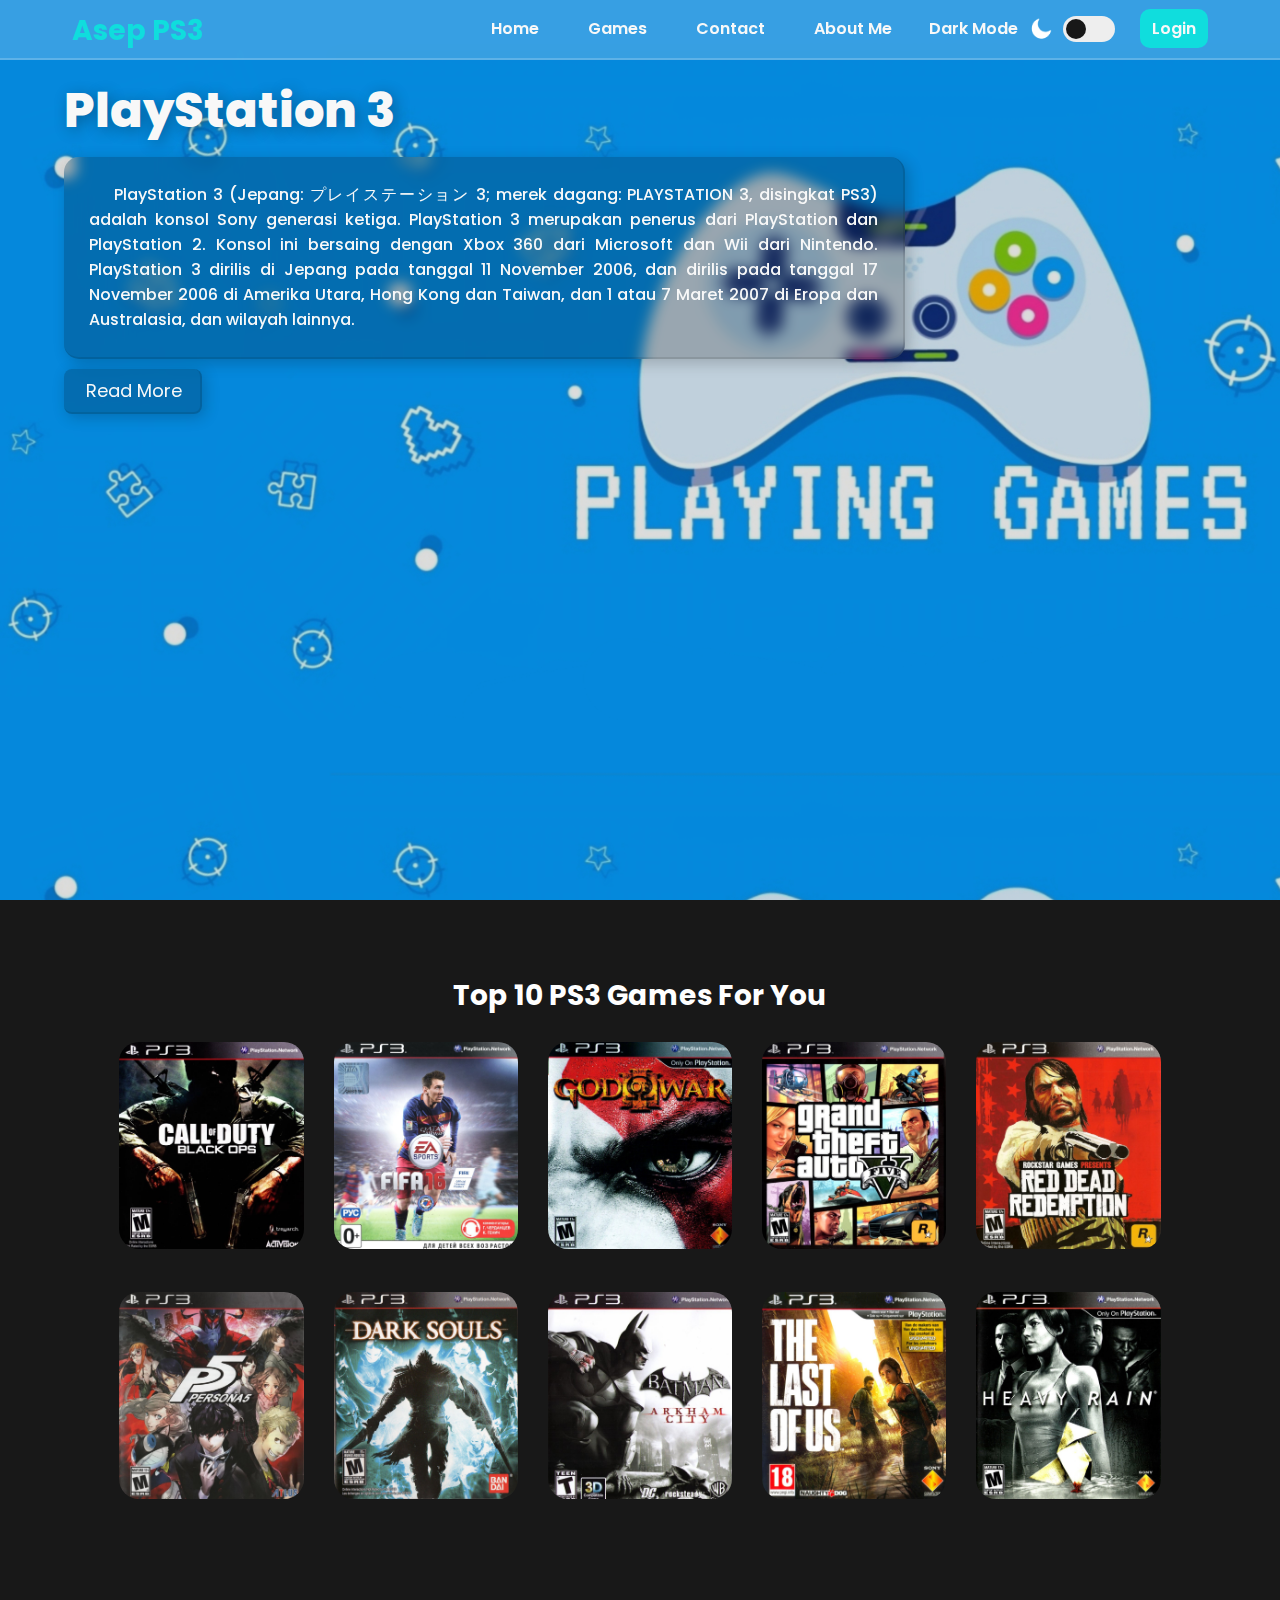
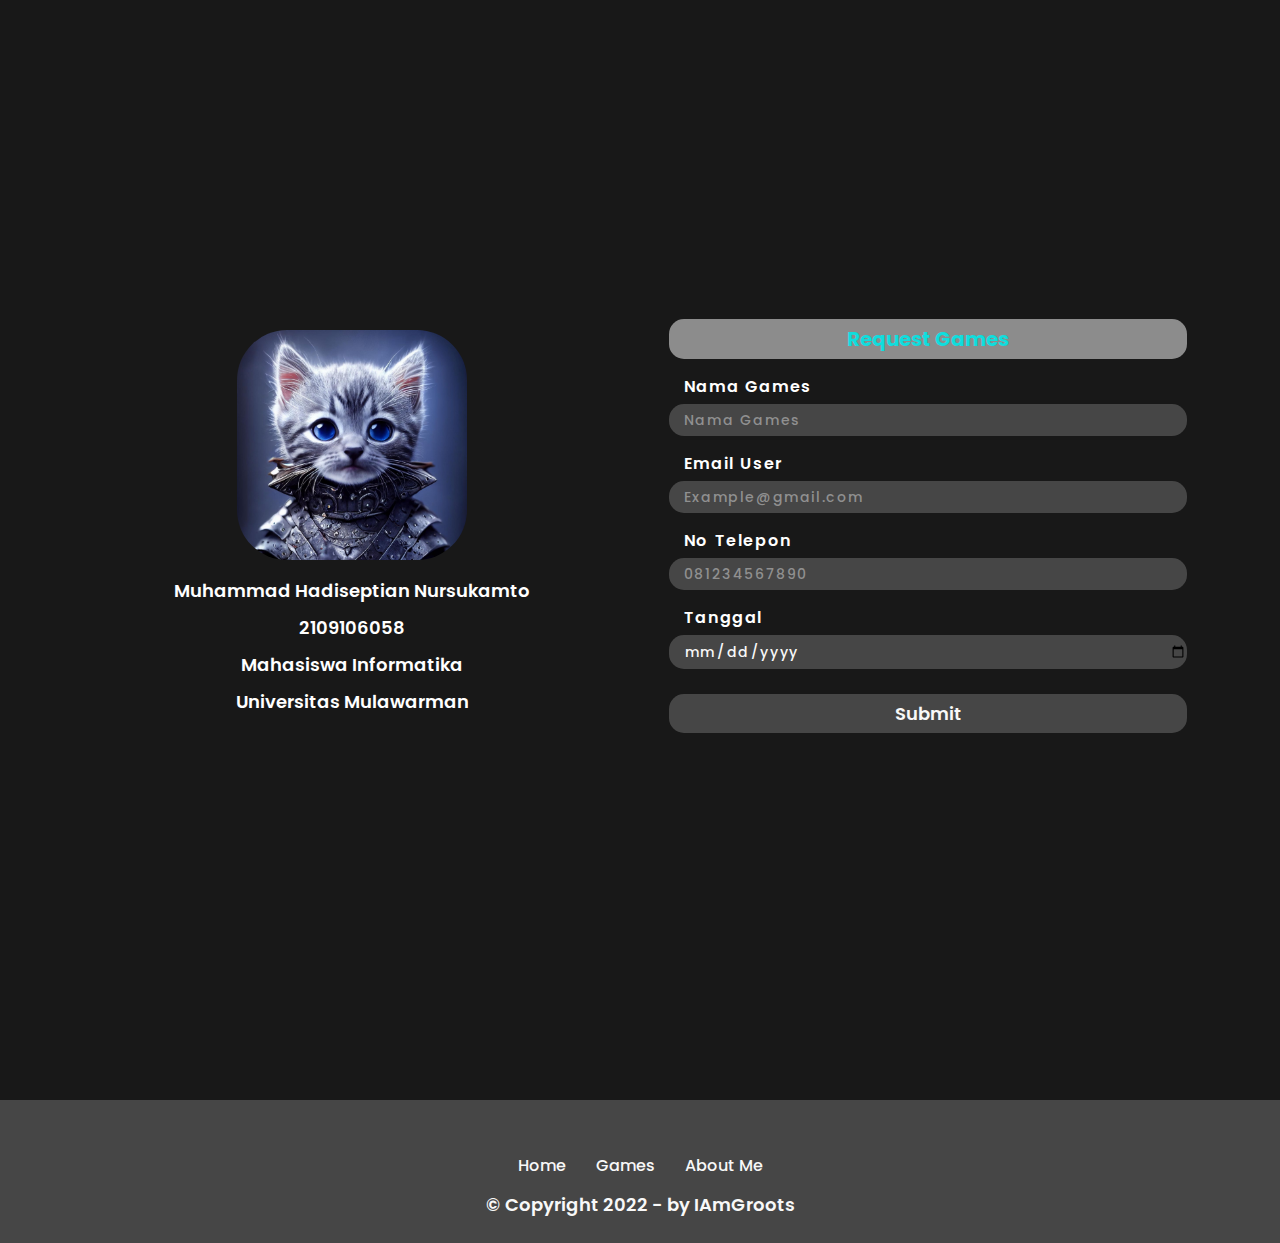
<file: Posttest 5/index.html>
<!DOCTYPE html>
<html lang="en">
  <head>
    <meta charset="UTF-8" />
    <meta http-equiv="X-UA-Compatible" content="IE=edge" />
    <meta name="viewport" content="width=device-width, initial-scale=1.0" />
    <title>Asep Games</title>
    <link rel="stylesheet" href="style.css" />
    <link rel="stylesheet" href="https://unicons.iconscout.com/release/v4.0.0/css/line.css"/>
    <style>
      
    </style>
  </head>
  <body>
    <!-- Navigation Start -->
    <header id="home">
      <nav>
        <h1 class="logo">
          <a href="">Asep PS3</a>
        </h1>
        <div class="nav-link">
          <div class="links hover-none">
            <a href="#home">Home</a>
          </div>
          <div class="links hover-none">
            <a href="#games">Games</a>
          </div>
          <div class="links hover-none">
            <a href="#contact">Contact</a>
          </div>
          <div class="links hover-none">
            <a href="#aboutMe">About Me</a>
          </div>
          <div class="links">
            <div class="mode">
              <p id="change-mode">Dark Mode</p>
              <img id="icon-mode" src="images/moon.png" alt="">
              <input type="checkbox" onclick="lightMode()">
            </div>
          </div>
          <div class="links">
            <a href="dashboard.php">Login</a>
          </div>
        </div>
      </nav>
    </header>
    <!-- Navigation End -->

    <!-- Home Page Start -->
    <div class="container banner" id="home">
      <div class="judul">PlayStation 3</div>
      <div class="main-teks">
        <p>
          PlayStation 3 (Jepang: プレイステーション 3; merek dagang: PLAYSTATION
          3, disingkat PS3) adalah konsol Sony generasi ketiga. PlayStation 3
          merupakan penerus dari PlayStation dan PlayStation 2. Konsol ini
          bersaing dengan Xbox 360 dari Microsoft dan Wii dari Nintendo.
          PlayStation 3 dirilis di Jepang pada tanggal 11 November 2006, dan
          dirilis pada tanggal 17 November 2006 di Amerika Utara, Hong Kong dan
          Taiwan, dan 1 atau 7 Maret 2007 di Eropa dan Australasia, dan wilayah
          lainnya.
        </p>
        <div class="teks">
          <br/>
          <p>
            PlayStation 3 secara resmi diperkenalkan kepada dunia pada tanggal
            16 Mei 2005 di E3. Konfigurasi final pertama dipertunjukkan di TGS
            (Tokyo Game Show) 2006. Teknologi terbaru yang digunakan adalah cell
            processor-nya, kemampuan cell processor untuk melakukan operasi
            floating point sangat baik karena cell processor merupakan
            arsitektur vector processor. Bahkan prosesor yang digunakan pada
            PlayStation 3 ini merupakan prosesor yang tercanggih saat ini.
            Selain itu GPU dibuat sendiri oleh Sony yang bekerjasama dengan
            NVidia.
          </p>
        </div>
      </div>
      <div class="btn-more">
        <p>Read More <i class="uil uil-arrow-right"></i></p>
      </div>
    </div>
    <!-- Home Page End -->

    <!-- Games Page Start -->
    <div class="container" id="games">
      <div class="listGames">
        Top 10 PS3 Games For You
      </div>
      <div class="boxCard">
        <div class="card">
          <img src="images/call-of-duty-black-ops.jpg" alt="">
          <div class="overlay overlayBg">
            <div class="tittle">
              Call Of Duty <br>Black Ops
            </div>
            <div class="desc">
              <a href="#games" onclick="popUp()">Download</a>
              <span>Rating 8.5/10</span>
            </div>
          </div>
        </div>
        <div class="card">
          <img src="images/fifa-16.jpg" alt="">
          <div class="overlay overlayBg">
            <div class="tittle">
              FIFA 16
            </div>
            <div class="desc">
              <a href="#games" onclick="popUp()">Download</a>
              <span>Rating 9/10</span>
            </div>
          </div>
        </div>
        <div class="card">
          <img src="images/god-of-war-iii.jpg" alt="">
          <div class="overlay overlayBg">
            <div class="tittle">
              God of War III
            </div>
            <div class="desc">
              <a href="#games" onclick="popUp()">Download</a>
              <span>Rating 9/10</span>
            </div>
          </div>
        </div>
        <div class="card">
          <img src="images/gta-v.jpg" alt="">
          <div class="overlay overlayBg">
            <div class="tittle">
              GTA V 
            </div>
            <div class="desc">
              <a href="#games" onclick="popUp()">Download</a>
              <span>Rating 8.5/10</span>
            </div>
          </div>
        </div>
        <div class="card">
          <img src="images/red-dead-redemption.jpg" alt="">
          <div class="overlay overlayBg">
            <div class="tittle">
              Read Dead Redemption
            </div>
            <div class="desc">
              <a href="#games" onclick="popUp()">Download</a>
              <span>Rating 9/10</span>
            </div>
          </div>
        </div>
        <div class="card">
          <img src="images/persona-5.jpeg" alt="">
          <div class="overlay overlayBg">
            <div class="tittle">
              Persona 5
            </div>
            <div class="desc">
              <a href="#games" onclick="popUp()">Download</a>
              <span>Rating 8.5/10</span>
            </div>
          </div>
        </div>
        <div class="card">
          <img src="images/dark-souls.jpg" alt="">
          <div class="overlay overlayBg">
            <div class="tittle">
              Dark Souls
            </div>
            <div class="desc">
              <a href="#games" onclick="popUp()">Download</a>
              <span>Rating 9/10</span>
            </div>
          </div>
        </div>
        <div class="card">
          <img src="images/batman-arkham-city.jpg" alt="">
          <div class="overlay overlayBg">
            <div class="tittle">
              Batman <br>Arkham City
            </div>
            <div class="desc">
              <a href="#games" onclick="popUp()">Download</a>
              <span>Rating 8.5/10</span>
            </div>
          </div>
        </div>
        <div class="card">
          <img src="images/the-last-of-us.jpg" alt="">
          <div class="overlay overlayBg">
            <div class="tittle">
              The Last Of Us
            </div>
            <div class="desc">
              <a href="#games" onclick="popUp()">Download</a>
              <span>Rating 8/10</span>
            </div>
          </div>
        </div>
        <div class="card">
          <img src="images/heavy-rain.jpg" alt="">
          <div class="overlay overlayBg">
            <div class="tittle">
              Heavy Rain
            </div>
            <div class="desc">
              <a href="#games" onclick="popUp()">Download</a>
              <span>Rating 8.5/10</span>
            </div>
          </div>
        </div>
      </div>
    </div>

    <!-- About Me n Form Page Start -->
    <div class="container" id="aboutMe">
      <div class="aboutMe-form">
        <div class="biodata">
          <img src="images/foto-profile.jpg" alt="">
          <div class="data">
            <p>Muhammad Hadiseptian Nursukamto</p>
            <p>2109106058</p>
            <p>Mahasiswa Informatika</p>
            <p>Universitas Mulawarman</p>
          </div>
        </div>
        <form action="" href="#aboutMe">
          <div class="boxForm">
            <h3>Request Games</h3>
            <div class="inputBox">
              <label for="">Nama Games</label>
              <input type="text" name="" id="" placeholder="Nama Games">
            </div>
            <div class="inputBox">
              <label for="">Email User</label>
              <input type="email" name="" id="" placeholder="Example@gmail.com">
            </div>
            <div class="inputBox">
              <label for="">No Telepon</label>
              <input type="tel" name="" id="" placeholder="081234567890">
            </div>
            <div class="inputBox">
              <label for="">Tanggal</label>
              <input type="date" name="" id="">
            </div>
            <input onclick="popUp()" type="submit" value="Submit">
          </div>
        </form>
      </div>
    </div>
    <!-- About Me n Form Page End -->

    <!-- Footer Start -->
    <footer id="contact">
      <div class="sosmed">
        <a href=""><i class="uil uil-instagram"></i></a>
        <a href=""><i class="uil uil-twitter"></i></a>
        <a href=""><i class="uil uil-youtube"></i></a>
        <a href=""><i class="uil uil-github"></i></a>
        <a href=""><i class="uil uil-linkedin"></i></a>
      </div>
      <div class="list">
        <div class="listLink">
          <a href="#home">Home</a>
          <a href="#games">Games</a>
          <a href="#aboutMe">About Me</a>
        </div>
      </div>
      <p class="copyright">
        &copy Copyright 2022 - by IAmGroots
      </p>
    </footer>
    <!-- Footer End -->
  </body>

  <script src="script.js"></script>
</html>
</file>
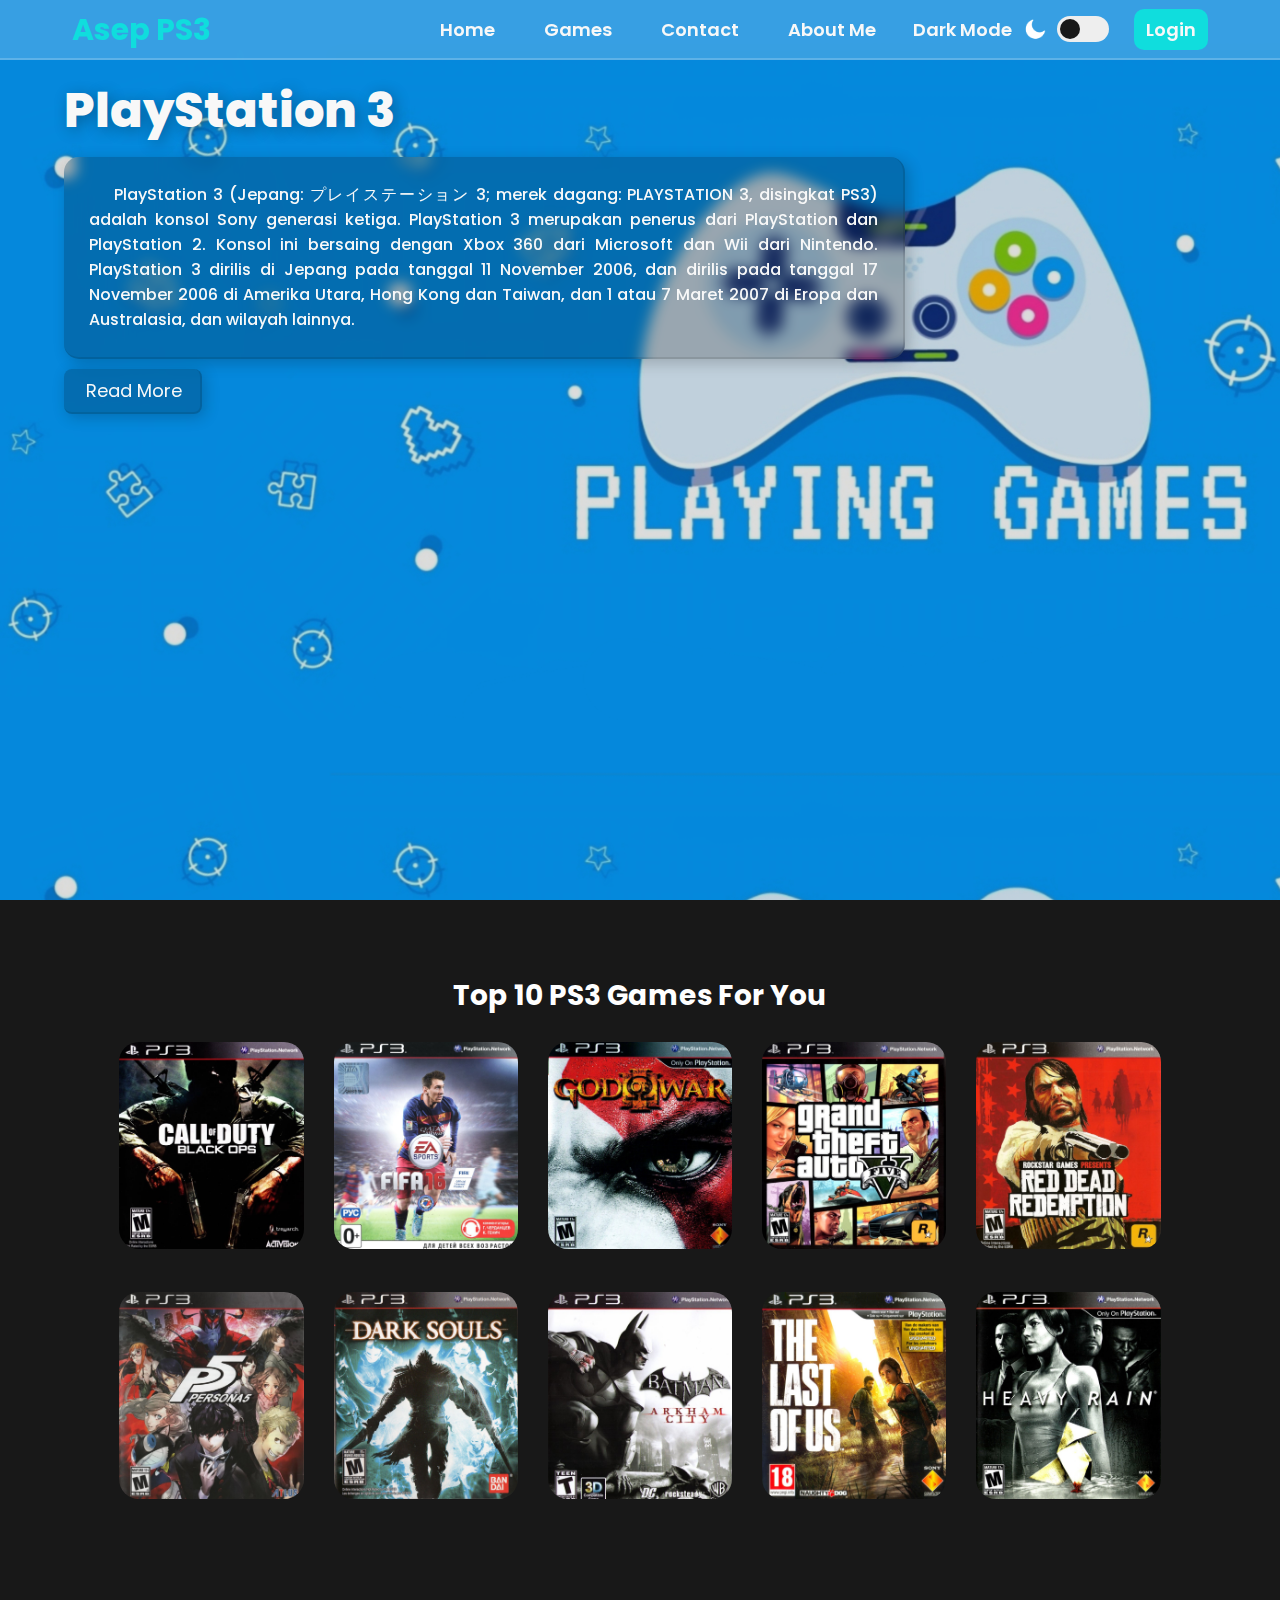
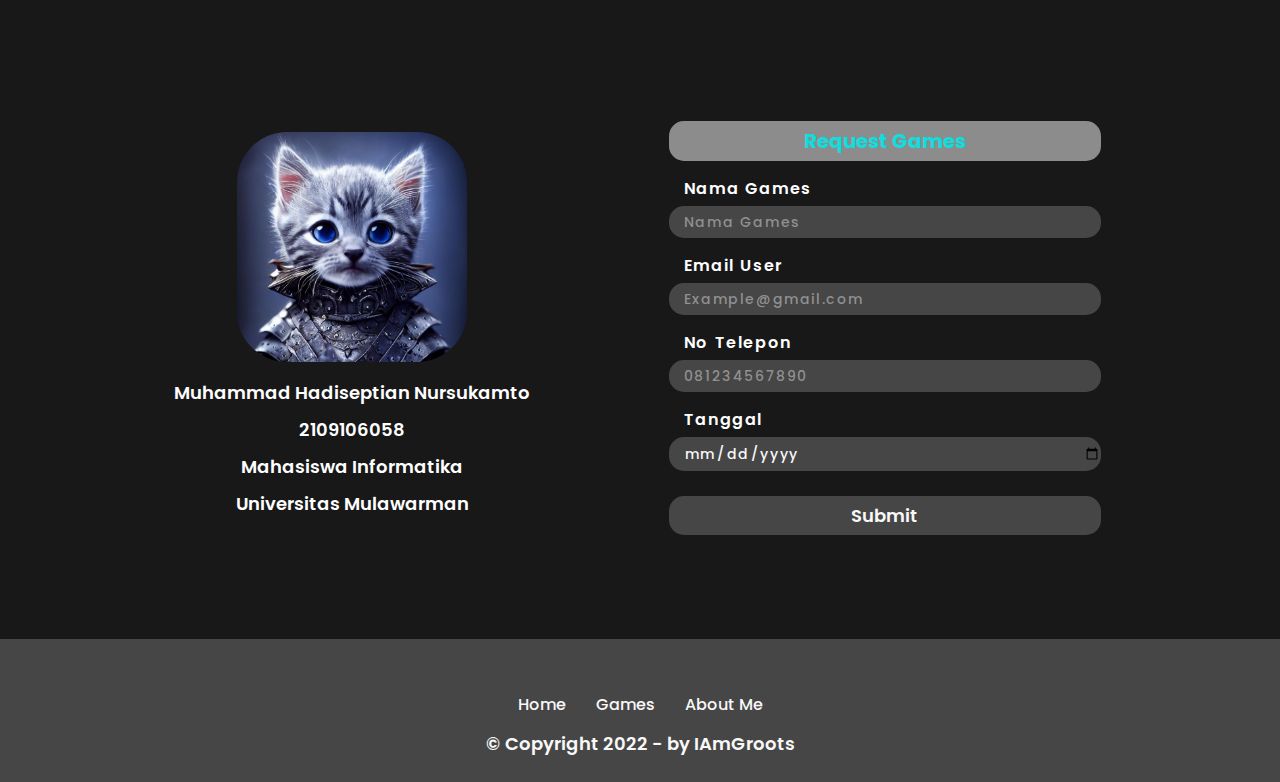
<file: Posttest 6/index.html>
<!DOCTYPE html>
<html lang="en">
  <head>
    <meta charset="UTF-8" />
    <meta http-equiv="X-UA-Compatible" content="IE=edge" />
    <meta name="viewport" content="width=device-width, initial-scale=1.0" />
    <title>Posttest 5</title>
    <link rel="stylesheet" href="style.css" />
    <link
      rel="stylesheet"
      href="https://unicons.iconscout.com/release/v4.0.0/css/line.css"
    />
  </head>
  <body>
    <!-- Navigation Start -->
    <header id="home">
      <nav>
        <h1 class="logo">
          <a href="">Asep PS3</a>
        </h1>
        <div class="nav-link">
          <div class="links hover-none">
            <a href="#home">Home</a>
          </div>
          <div class="links hover-none">
            <a href="#games">Games</a>
          </div>
          <div class="links hover-none">
            <a href="#contact">Contact</a>
          </div>
          <div class="links hover-none">
            <a href="#aboutMe">About Me</a>
          </div>
          <div class="links">
            <div class="mode">
              <p id="change-mode">Dark Mode</p>
              <img id="icon-mode" src="images/moon.png" alt="" />
              <input type="checkbox" onclick="lightMode()" />
            </div>
          </div>
          <div class="links">
            <a href="dashboard.php">Login</a>
          </div>
        </div>
      </nav>
    </header>
    <!-- Navigation End -->

    <!-- Home Page Start -->
    <div class="container-banner banner" id="home">
      <div class="judul">PlayStation 3</div>
      <div class="main-teks">
        <p>
          PlayStation 3 (Jepang: プレイステーション 3; merek dagang: PLAYSTATION
          3, disingkat PS3) adalah konsol Sony generasi ketiga. PlayStation 3
          merupakan penerus dari PlayStation dan PlayStation 2. Konsol ini
          bersaing dengan Xbox 360 dari Microsoft dan Wii dari Nintendo.
          PlayStation 3 dirilis di Jepang pada tanggal 11 November 2006, dan
          dirilis pada tanggal 17 November 2006 di Amerika Utara, Hong Kong dan
          Taiwan, dan 1 atau 7 Maret 2007 di Eropa dan Australasia, dan wilayah
          lainnya.
        </p>
        <div class="teks">
          <br />
          <p>
            PlayStation 3 secara resmi diperkenalkan kepada dunia pada tanggal
            16 Mei 2005 di E3. Konfigurasi final pertama dipertunjukkan di TGS
            (Tokyo Game Show) 2006. Teknologi terbaru yang digunakan adalah cell
            processor-nya, kemampuan cell processor untuk melakukan operasi
            floating point sangat baik karena cell processor merupakan
            arsitektur vector processor. Bahkan prosesor yang digunakan pada
            PlayStation 3 ini merupakan prosesor yang tercanggih saat ini.
            Selain itu GPU dibuat sendiri oleh Sony yang bekerjasama dengan
            NVidia.
          </p>
        </div>
      </div>
      <div class="btn-more">
        <p>Read More <i class="uil uil-arrow-right"></i></p>
      </div>
    </div>
    <!-- Home Page End -->

    <!-- Games Page Start -->
    <div class="container" id="games">
      <div class="listGames">Top 10 PS3 Games For You</div>
      <div class="boxCard">
        <div class="card">
          <img src="images/call-of-duty-black-ops.jpg" alt="" />
          <div class="overlay overlayBg">
            <div class="tittle">Call Of Duty <br />Black Ops</div>
            <div class="desc">
              <a href="#games" onclick="popUp()">Download</a>
              <span>Rating 8.5/10</span>
            </div>
          </div>
        </div>
        <div class="card">
          <img src="images/fifa-16.jpg" alt="" />
          <div class="overlay overlayBg">
            <div class="tittle">FIFA 16</div>
            <div class="desc">
              <a href="#games" onclick="popUp()">Download</a>
              <span>Rating 9/10</span>
            </div>
          </div>
        </div>
        <div class="card">
          <img src="images/god-of-war-iii.jpg" alt="" />
          <div class="overlay overlayBg">
            <div class="tittle">God of War III</div>
            <div class="desc">
              <a href="#games" onclick="popUp()">Download</a>
              <span>Rating 9/10</span>
            </div>
          </div>
        </div>
        <div class="card">
          <img src="images/gta-v.jpg" alt="" />
          <div class="overlay overlayBg">
            <div class="tittle">GTA V</div>
            <div class="desc">
              <a href="#games" onclick="popUp()">Download</a>
              <span>Rating 8.5/10</span>
            </div>
          </div>
        </div>
        <div class="card">
          <img src="images/red-dead-redemption.jpg" alt="" />
          <div class="overlay overlayBg">
            <div class="tittle">Read Dead Redemption</div>
            <div class="desc">
              <a href="#games" onclick="popUp()">Download</a>
              <span>Rating 9/10</span>
            </div>
          </div>
        </div>
        <div class="card">
          <img src="images/persona-5.jpeg" alt="" />
          <div class="overlay overlayBg">
            <div class="tittle">Persona 5</div>
            <div class="desc">
              <a href="#games" onclick="popUp()">Download</a>
              <span>Rating 8.5/10</span>
            </div>
          </div>
        </div>
        <div class="card">
          <img src="images/dark-souls.jpg" alt="" />
          <div class="overlay overlayBg">
            <div class="tittle">Dark Souls</div>
            <div class="desc">
              <a href="#games" onclick="popUp()">Download</a>
              <span>Rating 9/10</span>
            </div>
          </div>
        </div>
        <div class="card">
          <img src="images/batman-arkham-city.jpg" alt="" />
          <div class="overlay overlayBg">
            <div class="tittle">Batman <br />Arkham City</div>
            <div class="desc">
              <a href="#games" onclick="popUp()">Download</a>
              <span>Rating 8.5/10</span>
            </div>
          </div>
        </div>
        <div class="card">
          <img src="images/the-last-of-us.jpg" alt="" />
          <div class="overlay overlayBg">
            <div class="tittle">The Last Of Us</div>
            <div class="desc">
              <a href="#games" onclick="popUp()">Download</a>
              <span>Rating 8/10</span>
            </div>
          </div>
        </div>
        <div class="card">
          <img src="images/heavy-rain.jpg" alt="" />
          <div class="overlay overlayBg">
            <div class="tittle">Heavy Rain</div>
            <div class="desc">
              <a href="#games" onclick="popUp()">Download</a>
              <span>Rating 8.5/10</span>
            </div>
          </div>
        </div>
      </div>
    </div>

    <!-- About Me n Form Page Start -->
    <div class="container" id="aboutMe">
      <div class="aboutMe-form">
        <div class="biodata">
          <img src="images/foto-profile.jpg" alt="" />
          <div class="data">
            <p>Muhammad Hadiseptian Nursukamto</p>
            <p>2109106058</p>
            <p>Mahasiswa Informatika</p>
            <p>Universitas Mulawarman</p>
          </div>
        </div>
        <form action="" href="#aboutMe">
          <div class="boxForm">
            <h3>Request Games</h3>
            <div class="inputBox">
              <label for="">Nama Games</label>
              <input type="text" name="" id="" placeholder="Nama Games" />
            </div>
            <div class="inputBox">
              <label for="">Email User</label>
              <input
                type="email"
                name=""
                id=""
                placeholder="Example@gmail.com"
              />
            </div>
            <div class="inputBox">
              <label for="">No Telepon</label>
              <input type="tel" name="" id="" placeholder="081234567890" />
            </div>
            <div class="inputBox">
              <label for="">Tanggal</label>
              <input type="date" name="" id="" />
            </div>
            <input onclick="popUp()" type="submit" value="Submit" />
          </div>
        </form>
      </div>
    </div>
    <!-- About Me n Form Page End -->

    <!-- Footer Start -->
    <footer id="contact">
      <div class="sosmed">
        <a href=""><i class="uil uil-instagram"></i></a>
        <a href=""><i class="uil uil-twitter"></i></a>
        <a href=""><i class="uil uil-youtube"></i></a>
        <a href=""><i class="uil uil-github"></i></a>
        <a href=""><i class="uil uil-linkedin"></i></a>
      </div>
      <div class="list">
        <div class="listLink">
          <a href="#home">Home</a>
          <a href="#games">Games</a>
          <a href="#aboutMe">About Me</a>
        </div>
      </div>
      <p class="copyright">&copy Copyright 2022 - by IAmGroots</p>
    </footer>
    <!-- Footer End -->
  </body>

  <script src="script.js"></script>
</html>
</file>
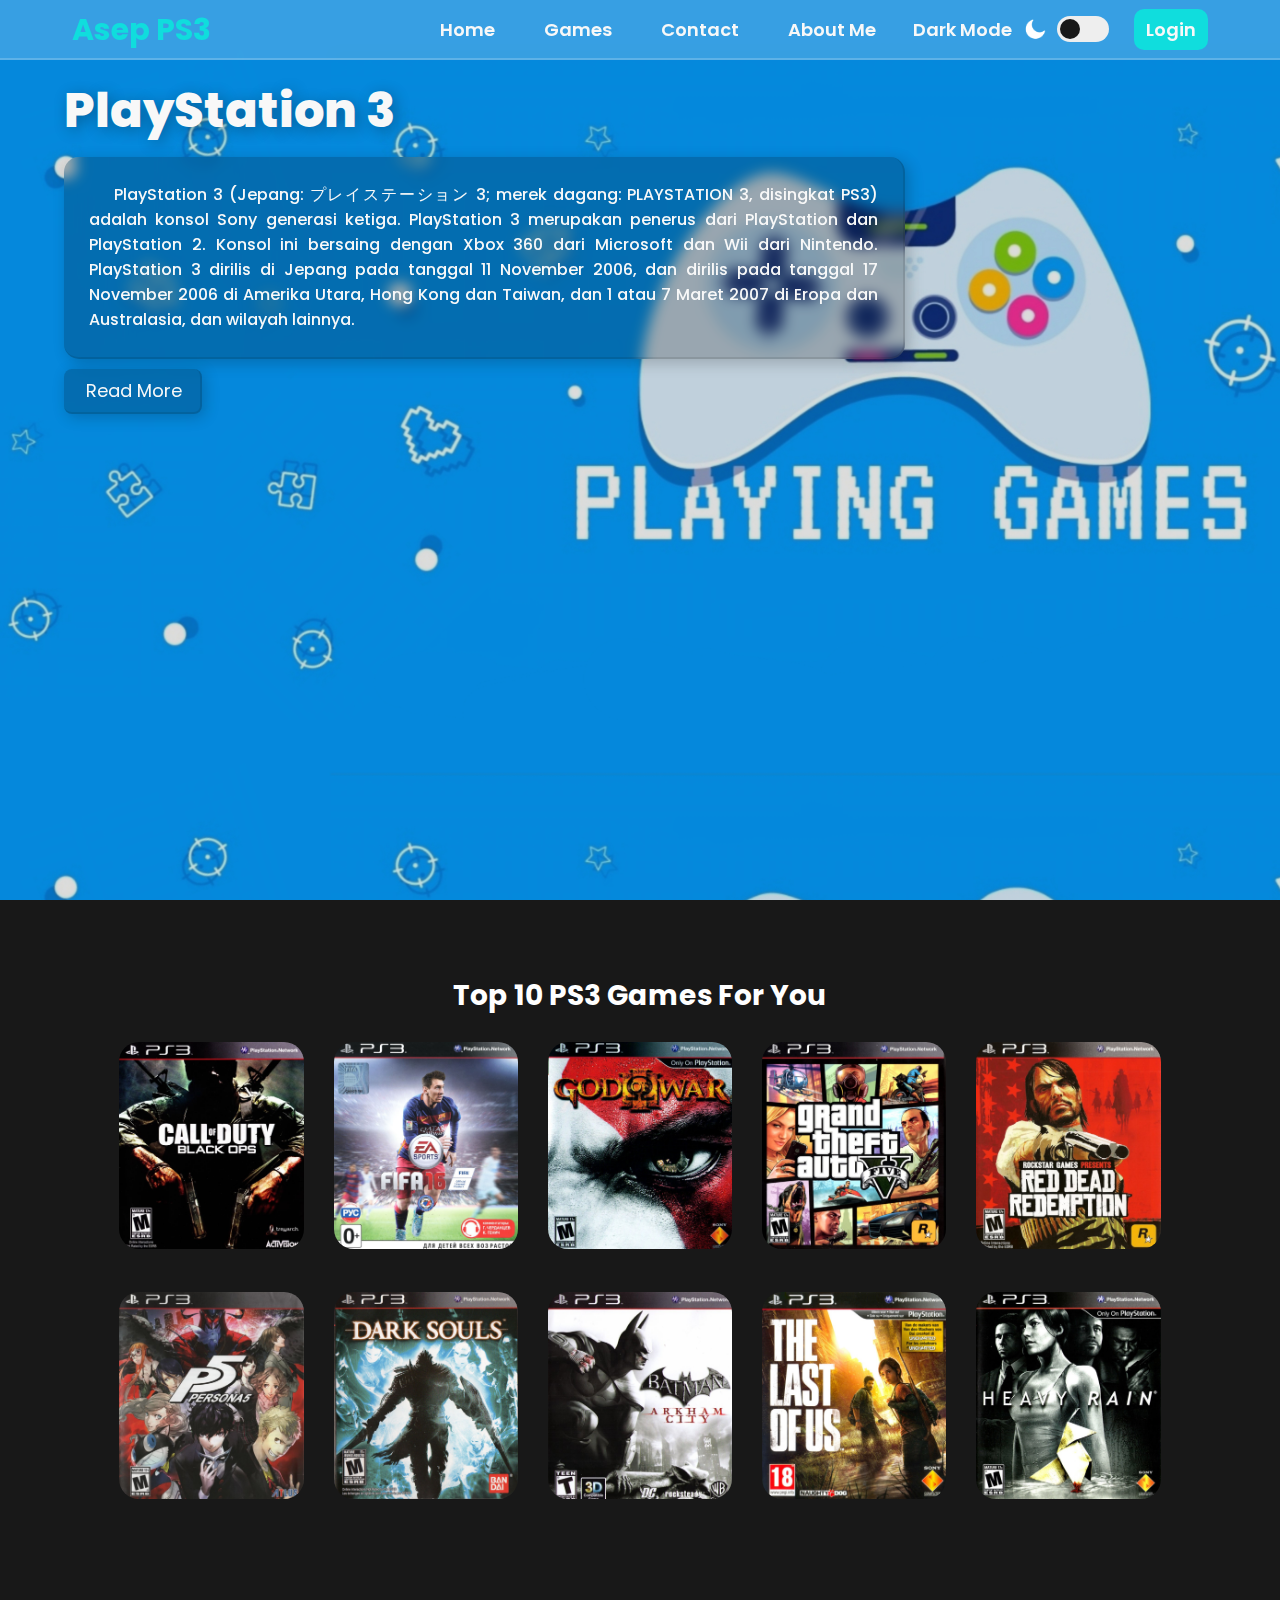
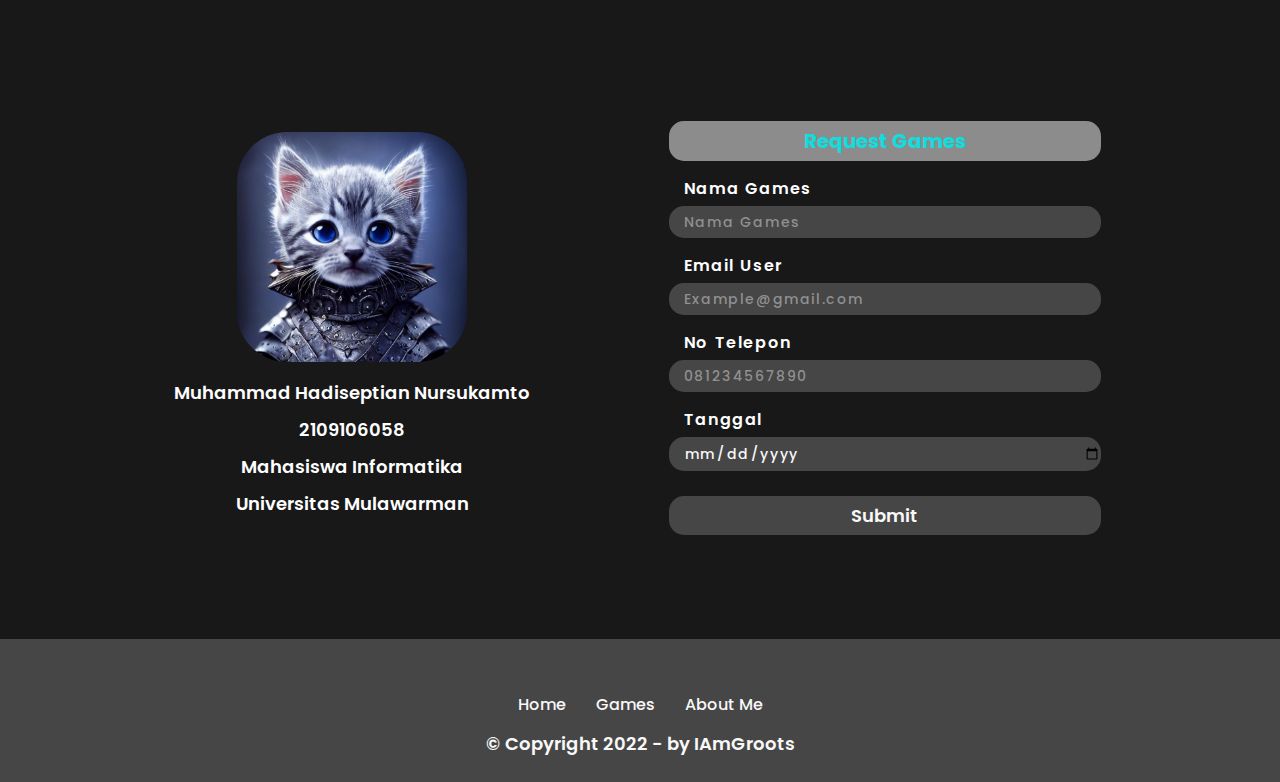
<file: Posttest 7/index.html>
<!DOCTYPE html>
<html lang="en">
  <head>
    <meta charset="UTF-8" />
    <meta http-equiv="X-UA-Compatible" content="IE=edge" />
    <meta name="viewport" content="width=device-width, initial-scale=1.0" />
    <title>Home</title>
    <link rel="stylesheet" href="style.css" />
    <link
      rel="stylesheet"
      href="https://unicons.iconscout.com/release/v4.0.0/css/line.css"
    />
  </head>
  <body>
    <!-- Navigation Start -->
    <header id="home">
      <nav>
        <h1 class="logo">
          <a href="">Asep PS3</a>
        </h1>
        <div class="nav-link">
          <div class="links hover-none">
            <a href="#home">Home</a>
          </div>
          <div class="links hover-none">
            <a href="#games">Games</a>
          </div>
          <div class="links hover-none">
            <a href="#contact">Contact</a>
          </div>
          <div class="links hover-none">
            <a href="#aboutMe">About Me</a>
          </div>
          <div class="links">
            <div class="mode">
              <p id="change-mode">Dark Mode</p>
              <img id="icon-mode" src="images/moon.png" alt="" />
              <input type="checkbox" onclick="lightMode()" />
            </div>
          </div>
          <div class="links">
            <a href="login.php">Login</a>
          </div>
        </div>
      </nav>
    </header>
    <!-- Navigation End -->

    <!-- Home Page Start -->
    <div class="container-banner banner" id="home">
      <div class="judul">PlayStation 3</div>
      <div class="main-teks">
        <p>
          PlayStation 3 (Jepang: プレイステーション 3; merek dagang: PLAYSTATION
          3, disingkat PS3) adalah konsol Sony generasi ketiga. PlayStation 3
          merupakan penerus dari PlayStation dan PlayStation 2. Konsol ini
          bersaing dengan Xbox 360 dari Microsoft dan Wii dari Nintendo.
          PlayStation 3 dirilis di Jepang pada tanggal 11 November 2006, dan
          dirilis pada tanggal 17 November 2006 di Amerika Utara, Hong Kong dan
          Taiwan, dan 1 atau 7 Maret 2007 di Eropa dan Australasia, dan wilayah
          lainnya.
        </p>
        <div class="teks">
          <br />
          <p>
            PlayStation 3 secara resmi diperkenalkan kepada dunia pada tanggal
            16 Mei 2005 di E3. Konfigurasi final pertama dipertunjukkan di TGS
            (Tokyo Game Show) 2006. Teknologi terbaru yang digunakan adalah cell
            processor-nya, kemampuan cell processor untuk melakukan operasi
            floating point sangat baik karena cell processor merupakan
            arsitektur vector processor. Bahkan prosesor yang digunakan pada
            PlayStation 3 ini merupakan prosesor yang tercanggih saat ini.
            Selain itu GPU dibuat sendiri oleh Sony yang bekerjasama dengan
            NVidia.
          </p>
        </div>
      </div>
      <div class="btn-more">
        <p>Read More <i class="uil uil-arrow-right"></i></p>
      </div>
    </div>
    <!-- Home Page End -->

    <!-- Games Page Start -->
    <div class="container" id="games">
      <div class="listGames">Top 10 PS3 Games For You</div>
      <div class="boxCard">
        <div class="card">
          <img src="images/call-of-duty-black-ops.jpg" alt="" />
          <div class="overlay overlayBg">
            <div class="tittle">Call Of Duty <br />Black Ops</div>
            <div class="desc">
              <a href="#games" onclick="popUp()">Download</a>
              <span>Rating 8.5/10</span>
            </div>
          </div>
        </div>
        <div class="card">
          <img src="images/fifa-16.jpg" alt="" />
          <div class="overlay overlayBg">
            <div class="tittle">FIFA 16</div>
            <div class="desc">
              <a href="#games" onclick="popUp()">Download</a>
              <span>Rating 9/10</span>
            </div>
          </div>
        </div>
        <div class="card">
          <img src="images/god-of-war-iii.jpg" alt="" />
          <div class="overlay overlayBg">
            <div class="tittle">God of War III</div>
            <div class="desc">
              <a href="#games" onclick="popUp()">Download</a>
              <span>Rating 9/10</span>
            </div>
          </div>
        </div>
        <div class="card">
          <img src="images/gta-v.jpg" alt="" />
          <div class="overlay overlayBg">
            <div class="tittle">GTA V</div>
            <div class="desc">
              <a href="#games" onclick="popUp()">Download</a>
              <span>Rating 8.5/10</span>
            </div>
          </div>
        </div>
        <div class="card">
          <img src="images/red-dead-redemption.jpg" alt="" />
          <div class="overlay overlayBg">
            <div class="tittle">Read Dead Redemption</div>
            <div class="desc">
              <a href="#games" onclick="popUp()">Download</a>
              <span>Rating 9/10</span>
            </div>
          </div>
        </div>
        <div class="card">
          <img src="images/persona-5.jpeg" alt="" />
          <div class="overlay overlayBg">
            <div class="tittle">Persona 5</div>
            <div class="desc">
              <a href="#games" onclick="popUp()">Download</a>
              <span>Rating 8.5/10</span>
            </div>
          </div>
        </div>
        <div class="card">
          <img src="images/dark-souls.jpg" alt="" />
          <div class="overlay overlayBg">
            <div class="tittle">Dark Souls</div>
            <div class="desc">
              <a href="#games" onclick="popUp()">Download</a>
              <span>Rating 9/10</span>
            </div>
          </div>
        </div>
        <div class="card">
          <img src="images/batman-arkham-city.jpg" alt="" />
          <div class="overlay overlayBg">
            <div class="tittle">Batman <br />Arkham City</div>
            <div class="desc">
              <a href="#games" onclick="popUp()">Download</a>
              <span>Rating 8.5/10</span>
            </div>
          </div>
        </div>
        <div class="card">
          <img src="images/the-last-of-us.jpg" alt="" />
          <div class="overlay overlayBg">
            <div class="tittle">The Last Of Us</div>
            <div class="desc">
              <a href="#games" onclick="popUp()">Download</a>
              <span>Rating 8/10</span>
            </div>
          </div>
        </div>
        <div class="card">
          <img src="images/heavy-rain.jpg" alt="" />
          <div class="overlay overlayBg">
            <div class="tittle">Heavy Rain</div>
            <div class="desc">
              <a href="#games" onclick="popUp()">Download</a>
              <span>Rating 8.5/10</span>
            </div>
          </div>
        </div>
      </div>
    </div>

    <!-- About Me n Form Page Start -->
    <div class="container" id="aboutMe">
      <div class="aboutMe-form">
        <div class="biodata">
          <img src="images/foto-profile.jpg" alt="" />
          <div class="data">
            <p>Muhammad Hadiseptian Nursukamto</p>
            <p>2109106058</p>
            <p>Mahasiswa Informatika</p>
            <p>Universitas Mulawarman</p>
          </div>
        </div>
        <form action="" href="#aboutMe">
          <div class="boxForm">
            <h3>Request Games</h3>
            <div class="inputBox">
              <label for="">Nama Games</label>
              <input type="text" name="" id="" placeholder="Nama Games" />
            </div>
            <div class="inputBox">
              <label for="">Email User</label>
              <input
                type="email"
                name=""
                id=""
                placeholder="Example@gmail.com"
              />
            </div>
            <div class="inputBox">
              <label for="">No Telepon</label>
              <input type="tel" name="" id="" placeholder="081234567890" />
            </div>
            <div class="inputBox">
              <label for="">Tanggal</label>
              <input type="date" name="" id="" />
            </div>
            <input onclick="popUp()" type="submit" value="Submit" />
          </div>
        </form>
      </div>
    </div>
    <!-- About Me n Form Page End -->

    <!-- Footer Start -->
    <footer id="contact">
      <div class="sosmed">
        <a href=""><i class="uil uil-instagram"></i></a>
        <a href=""><i class="uil uil-twitter"></i></a>
        <a href=""><i class="uil uil-youtube"></i></a>
        <a href=""><i class="uil uil-github"></i></a>
        <a href=""><i class="uil uil-linkedin"></i></a>
      </div>
      <div class="list">
        <div class="listLink">
          <a href="#home">Home</a>
          <a href="#games">Games</a>
          <a href="#aboutMe">About Me</a>
        </div>
      </div>
      <p class="copyright">&copy Copyright 2022 - by IAmGroots</p>
    </footer>
    <!-- Footer End -->
  </body>

  <script src="script.js"></script>
</html>
</file>
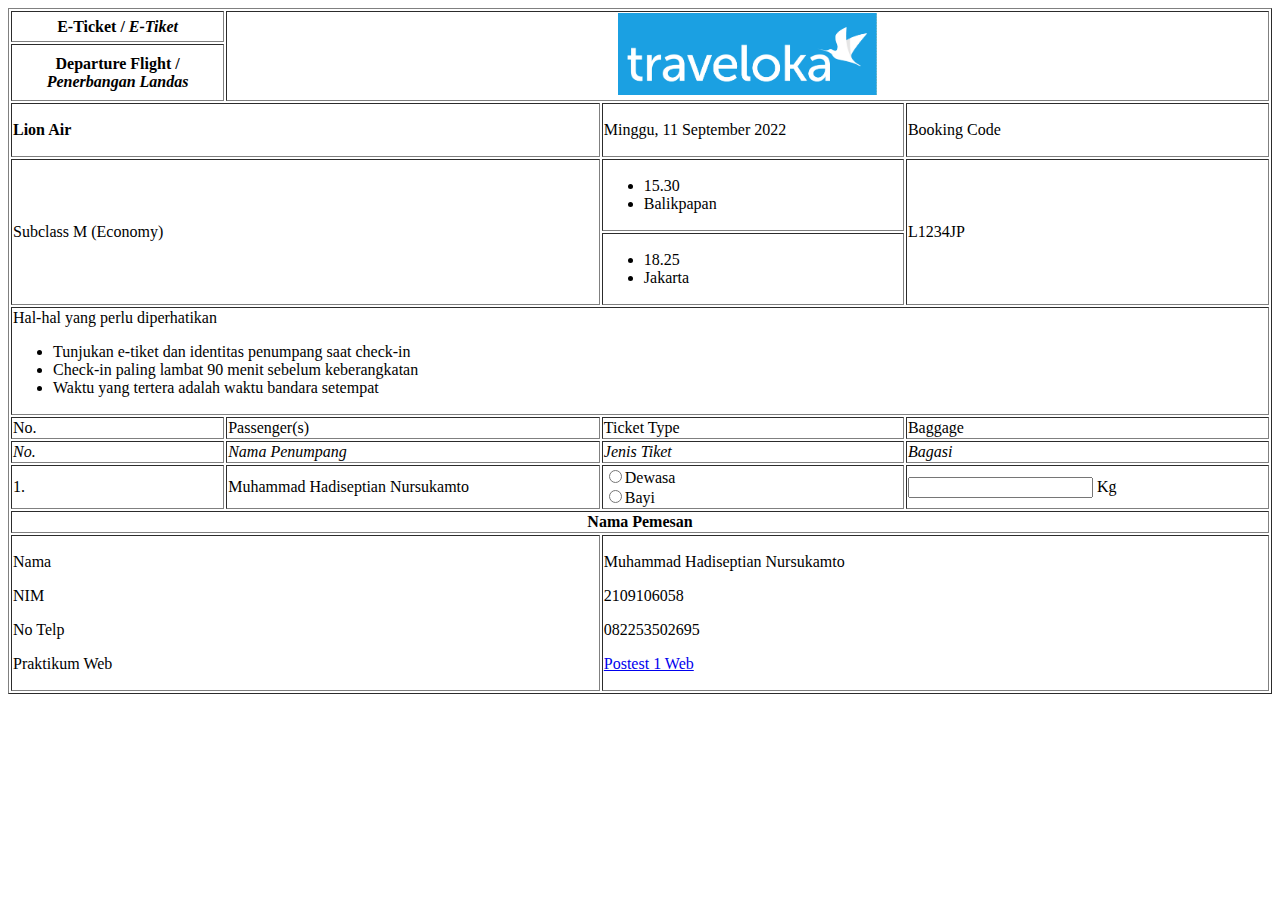
<file: Posttest 1/posttest1.html>
<!DOCTYPE html>
<html lang="en">
<head>
  <meta charset="UTF-8">
  <meta http-equiv="X-UA-Compatible" content="IE=edge">
  <meta name="viewport" content="width=device-width, initial-scale=1.0">
  <title>Posttest 1</title>
</head>
<body>
  <table border="1">

    <tr>
      <th>E-Ticket / <i>E-Tiket</i></th>
      <th rowspan="2" colspan="3"><img src="logo-traveloka.png" alt="logo-traveloka" width="25%"></th>
    </tr>

    <tr>
      <th>Departure Flight / <i>Penerbangan Landas</i></th>
    </tr>

    <tr>
      <td colspan="2"><p><b>Lion Air</b></p></td>
      <td colspan="1"><p>Minggu, 11 September 2022</p></td>
      <td colspan="1"><p>Booking Code</p></td>
    </tr>

    <tr>
      <td rowspan="2" colspan="2">Subclass M (Economy)</td>
      <td>
        <ul>
          <li>15.30</li>
          <li>Balikpapan</li>
        </ul>
      </td>
      <td rowspan="2">L1234JP</td>
    </tr>

    <tr>
      <td>
        <ul>
          <li>18.25</li>
          <li>Jakarta</li>
        </ul>
      </td>
    </tr>

    <tr>
      <td colspan="4">Hal-hal yang perlu diperhatikan
        <ul>
          <li>
            Tunjukan e-tiket dan identitas penumpang saat check-in
          </li>
          <li>
            Check-in paling lambat 90 menit sebelum keberangkatan
          </li>
          <li>
            Waktu yang tertera adalah waktu bandara setempat
          </li>
        </ul>
      </td>
    </tr>

    <tr>
      <td>No.</td>
      <td>Passenger(s)</td>
      <td>Ticket Type</td>
      <td>Baggage</td>
    </tr>

    <tr>
      <td><i>No.</i></td>
      <td><i>Nama Penumpang</i></td>
      <td><i>Jenis Tiket</i></td>
      <td><i>Bagasi</i></td>
    </tr>

    <tr>
      <td>1.</td>
      <td>Muhammad Hadiseptian Nursukamto</td>
      <td>
        <input type="radio" name="jenisTiket">Dewasa
        <br>
        <input type="radio" name="jenisTiket">Bayi
      </td>
      <td>
        <input type="number" name="bagasi" min="0"> Kg
      </td>
    </tr>

    <tr>
      <td colspan="4" align="center"><b>Nama Pemesan</b></td>
    </tr>

    <tr>
      <td colspan="2">
        <p>Nama</p>
        <p>NIM</p>
        <p>No Telp</p>
        <p>Praktikum Web</p>
      </td>
      <td colspan="2">
        <p>Muhammad Hadiseptian Nursukamto</p>
        <p>2109106058</p>
        <p>082253502695</p>
        <p>
          <a href="https://classroom.google.com/c/NTQ2MTg4MzYwODA4/a/NTQ3NjgxMzA3NTQz/details">Postest 1 Web</a>
        </p>
      </td>
    </tr>

  </table>
</body>
</html>
</file>
<file: style.css>
* {
  padding: 0;
  margin: 0;
  box-sizing: border-box;
  text-decoration: none;
}

body {
  height: 100vh;
  background: #25242a;
}

.container {
  width: 100%;
  height: 100vh;
}

.container h1, 
.container h2 {
  color: #ffffff;
  text-align: center;
  margin-top: 30px;
}

.card {
  margin: 30px 0;
  background: rgba(0, 0, 0, 0.1);
  border-radius: 50px;
}

.card a {
  display: flex;
  flex-direction: column;
  justify-content: center;
  align-items: center;
  cursor: context-menu;
}

.card img {
  width: 50%;
  margin-bottom: 20px;
  border-radius: 15px;
  transition: ease 0.5s;
  cursor: pointer;
  border: 2px solid transparent;
}


.card img:hover {
  border: 2px solid #45f3ff;
  transform: scale(1.025);
}

.card p {
  color: #ffffff;
  cursor: pointer;
  margin: 20px 0;
  transition: ease 0.5s;
}

.card p:hover {
  transform: translateX(10px);
  color: #00ffff;
}

@media (max-width: 768px) and (min-width:375px) {
  .container h1 {
    font-size: 28px;
  }

  .container h2 {
    font-size: 20px;
  }

  .card {
    border-radius: 30px;
  }

  .card img {
    width: 86%;
  }

  .card p {
    font-size: 16px;
  }
}
</file>
<file: Posttest 2/style.css>
/*===== Google Font =====*/
@import url('https://fonts.googleapis.com/css2?family=Poppins:wght@500&display=swap');


* {
  padding: 0;
  margin: 0;
  box-sizing: border-box;
  scroll-behavior: smooth;
}

body {
  height: 100%;
  color: #eeeeee;
  background: linear-gradient(to right top, #28313b, #485470);
  font-family: 'Poppins', sans-serif;
}

a {
  text-decoration: none;
}


/*===== Navigation =====*/
header {
  display: flex;
  justify-content: space-between;
  align-items: center;
  padding: 0.5rem 0;
  background: rgba(255, 255, 255, 0.3);
  backdrop-filter: blur(10px);
  position: sticky;
  top: 0;
  z-index: 1;
}

header h1 {
  margin: 0 2.5rem;
  color: #10dddd;
}

header nav a {
  font-size: 20px;
  margin: 0 2.5rem;
  color: #10dddd;
}

header nav a:hover {
  color: #eeeeee;
  transition: ease 0.5s;
}

.me {
  color: #252525;
  background: #10dddd;
  border-radius: 10px;
  padding: 0.3rem 0.8rem;
}

.me:hover,  header nav a.active {
  color: #252525;
  background: #eeeeee;
}


/*===== Main Content =====*/
.container {
  padding: 3rem 0 0 0;
}

.info {
  background: rgba(255, 255, 255, 0.15);
  backdrop-filter: blur(10px);
  border-radius: 20px;
  box-shadow: -3px 3px 7px #303030;
  margin: 2.5rem 1.5rem 0 1.5rem;
}

.info h2 {
  padding: 1rem 0 1rem 2rem;
}

.info p {
  text-indent: 25px;
  text-align: justify;
  padding: 0 2rem;
}

.list-roms {
  color: #eeeeee;
  font-size: 32px;
  font-weight: bold;
  text-align: center;
  padding: 1rem 0;
  margin: 2.5rem 1.5rem 0.5rem 1.5rem;
}

.box {
  display: flex;
  justify-content: center;
  flex-wrap: wrap;
  width: 100%;
}

.card {
  display: flex;
  flex-direction: column;
  justify-content: center;
  align-items: center;
  text-align: center;
  width: 15rem;
  height: 20rem;
  background: rgba(255, 255, 255, 0.15);
  box-shadow: -2px 2px 6px #151515;
  backdrop-filter: blur(10px);
  border-radius: 20px;
  margin: 1rem 0.8rem;
  padding: 1.4rem 0 1rem 0;
}

.card:hover {
  cursor: pointer;
  border-top: 2px solid rgba(255, 255, 255, 0.3);
  border-right: 2px solid rgba(255, 255, 255, 0.3);
}

.card img {
  width: 80%;
  height: 70%;
  border-radius: 20px;
  transform: scale(0.925);
}

.card:hover img {
  cursor: pointer;
  transition: ease 0.5s;
  transform: scale(1);
}

.card a {
  color: #ffffff;
  font-size: 18px;
}

.card a:hover {
  color: #aaaaaa;
}

.card p {
  font-size: 14px;
  letter-spacing: 1px;
  margin: 0.3rem 0 0 0;
}

.card h4 {
  font-size: 13px;
  display: flex;
  justify-content: center;
  align-items: center;
  letter-spacing: 2px;
  margin: 0.2rem 0 0 0;
}

.downloads {
  color: rgb(0, 200, 200);
}

.good-rate {
  color: rgb(0, 200, 0);
  font-size: 16px;
  margin: 0 0.5rem;
}

.mid-rate {
  color: rgb(200, 200, 0);
  font-size: 16px;
  margin: 0 0.5rem;
}

.bad-rate {
  color: rgb(200, 0, 0);
  font-size: 16px;
  margin: 0 0.5rem;
}


/*===== Biodata =====*/
#biodata {
  font-size: 20px;
  width: 60%;
  margin: 4rem 0 5rem 0;
  display: flex;
  justify-content: space-evenly;
  align-items: center;
  transform: translate(33%);
}

#biodata img {
  width: 20%;
  border-radius: 55px;
}


/*===== Footer =====*/
footer {
  background: #25303b;
  display: flex;
  flex-direction: column;
  align-items: center;
}

footer nav {
  display: flex;
}

footer nav a {
  color: #ffffff;
  margin: 2rem 2rem 0 2rem;
}

footer nav a:hover {
  color: #aaaaaa;
}

footer p {
  font-size: 16px;
  text-align: center;
  margin: 1.5rem 0 2rem 0;
}



@media (max-width: 768px){
  .container {
    padding: 2.25rem 0 0 0;
  }

  header h1 {
    font-size: 26px;
  }
  
  header nav a {
    font-size: 18px;
    margin: 0 2rem;
  }

  .info h2 {
    font-size: 24px;
  }
  
  .info p {
    font-size: 16px;
  }

  .list-roms {
    font-size: 20px;
  }

  .card {
    width: 10rem;
    height: 13rem;
  }

  .card img {
    width: 70%;
    height: 60%;
    border-radius: 15px;
  }
  
  .card a {
    font-size: 14px;
  }
  
  .card p {
    font-size: 10px;
  }
  
  .card h4 {
    font-size: 10px;
  }

  .good-rate {
    font-size: 12px;
  }
  
  .mid-rate {
    font-size: 12px;
  }
  
  .bad-rate {
    font-size: 12px;
  }

  #biodata {
    font-size: 14px;
    width: 65%;
    margin: 3rem 0 4rem 0;
    transform: translate(30%);
  }

  footer nav a {
    font-size: 12px;
    margin: 1rem 1rem 0 1rem;
  }

  footer p {
    font-size: 12px;
    margin: 0.5rem 0 1rem 0;
  }
}



@media (max-width: 630px){
  header {
    width: 100%;
  }

  header h1 {
    font-size: 14px;
  }
  
  header nav a {
    font-size: 10px;
    margin: 0 1rem;
  }

  .container {
    padding: 1.25rem 0;
  }

  .info h2 {
    font-size: 10px;
  }
  
  .info p {
    font-size: 10px;
  }

  .list-roms {
    font-size: 10px;
  }

  .card {
    width: 10rem;
    padding: 0;
  }

  .card img {
    width: 60%;
    height: 50%;
    border-radius: 15px;
  }
  
  .card a {
    font-size: 11px;
  }
  
  .card p {
    font-size: 9px;
  }
  
  .card h4 {
    font-size: 9px;
  }

  .good-rate {
    font-size: 9px;
  }
  
  .mid-rate {
    font-size: 10px;
  }
  
  .bad-rate {
    font-size: 10px;
  }

  #biodata {
    font-size: 10px;
    width: 100%;
    margin: 1rem 0 2rem 0;
    transform: translate(0%);
  }
}
</file>
<file: Posttest 3/style.css>
/*===== Google Font =====*/
@import url('https://fonts.googleapis.com/css2?family=Poppins:wght@500&display=swap');


* {
  padding: 0;
  margin: 0;
  box-sizing: border-box;
  text-decoration: none;
  scroll-behavior: smooth;
}

:root {
  --theme: #37474f;
  --primary-color: #eeeeee;
  --secondary-color: #10dddd;
  --hover-color: #aaaaaa;
  --nav-color: #222222;
  --nav-blur: rgba(255, 255, 255, 0.3);
  --info-blur: rgba(255, 255, 255, 0.15);
  --card-blur: rgba(255, 255, 255, 0.3);
  --shadow: #303030;
  --download-color: rgb(0, 200, 200);
  --red-color: rgb(200, 0, 0);
  --yellow-color: rgb(200, 200, 0);
  --green-color: rgb(0, 200, 0);
  --footer: #28313b;
}

.light-theme {
  --theme: #bebebe;
  --primary-color: #222222;
  --secondary-color: #10dddd;
  --hover-color: #666666;
  --nav-color: #eeeeee;
  --nav-blur: rgba(0, 0, 0, 0.3);
  --info-blur: rgba(255, 255, 255, 0.15);
  --card-blur: rgba(0, 0, 0, 0.3);
  --shadow: #909090;
  --download-color: rgb(0, 175, 175);
  --red-color: rgb(175, 0, 0);
  --yellow-color: rgb(175, 175, 0);
  --green-color: rgb(0, 175, 0);
  --footer: #9da1a5;
}

body {
  height: 100%;
  color: var(--primary-color);
  background: var(--theme);
  font-family: 'Poppins', sans-serif;
}


/*===== Navigation =====*/
header {
  display: flex;
  justify-content: space-between;
  align-items: center;
  padding: 0.5rem 0;
  background: var(--nav-blur);
  backdrop-filter: blur(10px);
  position: sticky;
  top: 0;
  z-index: 1;
}

header h1 {
  margin: 0 2.5rem;
  color: var(--secondary-color);
}

header nav a {
  font-size: 20px;
  margin: 0 2.5rem;
  color: var(--secondary-color);
}

header nav a:hover {
  color: var(--nav-color);
  transition: ease 0.5s;
}

.me {
  color: var(--primary-color);
  background: var(--secondary-color);
  border-radius: 10px;
  padding: 0.3rem 0.8rem;
}

.me:hover,  header nav a.active {
  color: var(--theme);
  background: var(--primary-color);
}


/* Change Mode */
.mode {
  display: flex;
  justify-content: end;
  align-items: center;
  margin: 20px 40px 0 0;
}

.mode p {
  margin: 0 10px;
}

.mode img {
  width: 25px;
  margin: 0 10px 0 0;
}

input[type="checkbox"] {
  position: relative;
  width: 52px;
  height: 26px;
  appearance: none;
  background: #eeeeee;
  border-radius: 15px;
  transition: ease 0.5s;
  cursor: pointer;
}

input[type="checkbox"]:checked {
  background: #10dddd;
}

input[type="checkbox"]::before {
  position: absolute;
  content: "";
  width: 20px;
  height: 20px;
  background: #505050;
  border-radius: 50%;
  top: 3px;
  left: 3px;
  transition: ease 0.5s;
}

input[type="checkbox"]:checked::before {
  transform: translateX(25px);
}


/*===== Main Content =====*/
.container {
  padding: 3rem 0 0 0;
}

.info {
  background: var(--info-blur);
  backdrop-filter: blur(10px);
  border-radius: 20px;
  box-shadow: -3px 3px 7px var(--shadow);
  margin: 2.5rem 1.5rem 0 1.5rem;
  border-top: 2px solid var(--card-blur);
  border-right: 2px solid var(--card-blur);
}

.info h2 {
  padding: 1rem 0 1rem 2rem;
}

.info p {
  text-indent: 25px;
  text-align: justify;
  padding: 0 2rem;
}

#teks {
  display: none;
}

.btn-more {
  font-size: 14px;
  font-weight: bold;
  width: 90px;
  height: 30px;
  border: none;
  color: var(--theme);
  background: var(--primary-color);
  border-radius: 10px;
  margin: 0.75rem 0 0 2rem;
  cursor: pointer;
}

.list-roms {
  color: var(--primary-color);
  font-size: 32px;
  font-weight: bold;
  text-align: center;
  padding: 1rem 0;
  margin: 2.5rem 1.5rem 0.5rem 1.5rem;
}

.box {
  display: flex;
  justify-content: center;
  flex-wrap: wrap;
  width: 100%;
}

.card {
  display: flex;
  flex-direction: column;
  justify-content: center;
  align-items: center;
  text-align: center;
  width: 15rem;
  height: 20rem;
  background: var(--info-blur);
  box-shadow: -2px 2px 6px var(--shadow);
  backdrop-filter: blur(10px);
  border-radius: 20px;
  margin: 1rem 0.8rem;
  padding: 1.4rem 0 1rem 0;
}

.card:hover {
  cursor: pointer;
  border-top: 2px solid var(--card-blur);
  border-right: 2px solid var(--card-blur);
}

.card img {
  width: 80%;
  height: 70%;
  border-radius: 20px;
  transform: scale(0.925);
}

.card:hover img {
  cursor: pointer;
  transition: ease 0.5s;
  transform: scale(1);
}

.card a {
  color: var(--primary-color);
  font-size: 18px;
}

.card a:hover {
  color: var(--hover-color);
}

.card p {
  font-size: 14px;
  letter-spacing: 1px;
  margin: 0.3rem 0 0 0;
}

.card h4 {
  font-size: 13px;
  display: flex;
  justify-content: center;
  align-items: center;
  letter-spacing: 2px;
  margin: 0.2rem 0 0 0;
}

.btn-games {
  background: transparent;
  border: none;
}

.downloads {
  color: var(--download-color);
}

.good-rate {
  color: var(--green-color);
  font-size: 16px;
  margin: 0 0.5rem;
}

.mid-rate {
  color: var(--yellow-color);
  font-size: 16px;
  margin: 0 0.5rem;
}

.bad-rate {
  color: var(--red-color);
  font-size: 16px;
  margin: 0 0.5rem;
}


/*===== Biodata =====*/
#biodata {
  font-size: 20px;
  width: 60%;
  margin: 4rem 0 5rem 0;
  display: flex;
  justify-content: space-evenly;
  align-items: center;
  transform: translate(33%);
}

#biodata img {
  width: 20%;
  border-radius: 55px;
}


/*===== Footer =====*/
footer {
  background: var(--footer);
  display: flex;
  flex-direction: column;
  align-items: center;
}

footer nav {
  display: flex;
}

footer nav a {
  color: var(--primary-color);
  margin: 2rem 2rem 0 2rem;
}

footer nav a:hover {
  color: var(--hover-color);
}

footer p {
  font-size: 16px;
  text-align: center;
  margin: 1.5rem 0 2rem 0;
}


@media ((min-width:630px) and (max-width: 768px)){
  .container {
    padding: 2.25rem 0 0 0;
  }

  header h1 {
    font-size: 26px;
  }
  
  header nav a {
    font-size: 18px;
    margin: 0 2rem;
  }

  .info h2 {
    font-size: 24px;
  }
  
  .info p {
    font-size: 16px;
  }

  .list-roms {
    font-size: 20px;
  }

  .card {
    width: 10rem;
    height: 13rem;
  }

  .card img {
    width: 70%;
    height: 60%;
    border-radius: 15px;
  }
  
  .card a {
    font-size: 14px;
  }
  
  .card p {
    font-size: 10px;
  }
  
  .card h4 {
    font-size: 10px;
  }

  .good-rate {
    font-size: 12px;
  }
  
  .mid-rate {
    font-size: 12px;
  }
  
  .bad-rate {
    font-size: 12px;
  }

  #biodata {
    font-size: 14px;
    width: 65%;
    margin: 3rem 0 4rem 0;
    transform: translate(30%);
  }

  footer nav a {
    font-size: 12px;
    margin: 1rem 1rem 0 1rem;
  }

  footer p {
    font-size: 12px;
    margin: 0.5rem 0 1rem 0;
  }
}



@media (max-width: 630px){
  header {
    width: 100%;
  }

  header h1 {
    font-size: 16px;
  }
  
  header nav a {
    font-size: 12px;
    margin: 0 1rem;
  }

  .mode {
    margin: 10px 25px 0 0;
  }

  .mode p {
    font-size: 10px;
  }

  input[type="checkbox"] {
    width: 30px;
    height: 16px;
    border-radius: 15px;
  }
  input[type="checkbox"]::before {
    width: 10px;
    height: 10px;
    border-radius: 50%;
  }

  input[type="checkbox"]:checked::before {
    transform: translateX(13px);
  }

  .container {
    padding: 1.25rem 0;
  }

  .info h2 {
    font-size: 10px;
  }
  
  .info p {
    font-size: 10px;
  }

  .btn-more {
    font-size: 10px;
    font-weight: bold;
    width: 70px;
    height: 15px;
  }

  .list-roms {
    font-size: 10px;
  }

  .card {
    width: 10rem;
    padding: 0;
  }

  .card img {
    width: 80%;
    height: 70%;
    border-radius: 15px;
  }
  
  .card a {
    font-size: 11px;
  }
  
  .card p {
    font-size: 9px;
  }
  
  .card h4 {
    font-size: 9px;
  }

  .good-rate {
    font-size: 9px;
  }
  
  .mid-rate {
    font-size: 10px;
  }
  
  .bad-rate {
    font-size: 10px;
  }

  #biodata {
    font-size: 10px;
    width: 100%;
    margin: 1rem 0 2rem 0;
    transform: translate(0%);
  }
  footer nav a {
    font-size: 10px;
    margin: 1rem 1rem 0 1rem;
  }

  footer p {
    font-size: 10px;
    margin: 0.5rem 0 1rem 0;
  }
}
</file>
<file: Posttest 4/style.css>
/*===== Google Font =====*/
@import url('https://fonts.googleapis.com/css2?family=Poppins:wght@500&display=swap');


* {
  padding: 0;
  margin: 0;
  box-sizing: border-box;
  text-decoration: none;
  scroll-behavior: smooth;
}

:root {
  --theme: #37474f;
  --primary-color: #eeeeee;
  --secondary-color: #10dddd;
  --hover-color: #aaaaaa;
  --nav-color: #222222;
  --nav-blur: rgba(255, 255, 255, 0.3);
  --info-blur: rgba(255, 255, 255, 0.15);
  --card-blur: rgba(255, 255, 255, 0.3);
  --shadow: #303030;
  --download-color: rgb(0, 200, 200);
  --red-color: rgb(200, 0, 0);
  --yellow-color: rgb(200, 200, 0);
  --green-color: rgb(0, 200, 0);
  --footer: #28313b;
}

.light-theme {
  --theme: #bebebe;
  --primary-color: #222222;
  --secondary-color: #10dddd;
  --hover-color: #666666;
  --nav-color: #eeeeee;
  --nav-blur: rgba(0, 0, 0, 0.3);
  --info-blur: rgba(255, 255, 255, 0.15);
  --card-blur: rgba(0, 0, 0, 0.3);
  --shadow: #909090;
  --download-color: rgb(0, 175, 175);
  --red-color: rgb(175, 0, 0);
  --yellow-color: rgb(175, 175, 0);
  --green-color: rgb(0, 175, 0);
  --footer: #9da1a5;
}

body {
  height: 100%;
  color: var(--primary-color);
  background: var(--theme);
  font-family: 'Poppins', sans-serif;
}


/*===== Navigation =====*/
header {
  display: flex;
  justify-content: space-between;
  align-items: center;
  padding: 0.5rem 0;
  background: var(--nav-blur);
  backdrop-filter: blur(10px);
  position: sticky;
  top: 0;
  z-index: 2;
}

header h1 {
  margin: 0 2.5rem;
  color: var(--secondary-color);
}

header nav a {
  font-size: 20px;
  margin: 0 2.5rem;
  color: var(--secondary-color);
}

header nav a:hover {
  color: var(--nav-color);
  transition: ease 0.5s;
}

.me {
  color: var(--primary-color);
  background: var(--secondary-color);
  border-radius: 10px;
  padding: 0.3rem 0.8rem;
}

.me:hover,  header nav a.active {
  color: var(--theme);
  background: var(--primary-color);
}


/* Change Mode */
.mode {
  display: flex;
  justify-content: end;
  align-items: center;
  margin: 20px 40px 0 0;
}

.mode p {
  margin: 0 10px;
}

.mode img {
  width: 25px;
  margin: 0 10px 0 0;
}

input[type="checkbox"] {
  position: relative;
  width: 52px;
  height: 26px;
  appearance: none;
  background: #eeeeee;
  border-radius: 15px;
  transition: ease 0.5s;
  cursor: pointer;
}

input[type="checkbox"]:checked {
  background: #10dddd;
}

input[type="checkbox"]::before {
  position: absolute;
  content: "";
  width: 20px;
  height: 20px;
  background: #505050;
  border-radius: 50%;
  top: 3px;
  left: 3px;
  transition: ease 0.5s;
}

input[type="checkbox"]:checked::before {
  transform: translateX(25px);
}


/*===== Main Content =====*/
.container {
  padding: 3rem 0 0 0;
}

.info {
  background: var(--info-blur);
  backdrop-filter: blur(10px);
  border-radius: 20px;
  box-shadow: -3px 3px 7px var(--shadow);
  margin: 2.5rem 1.5rem 0 1.5rem;
  border-top: 2px solid var(--card-blur);
  border-right: 2px solid var(--card-blur);
}

.info h2 {
  padding: 1rem 0 1rem 2rem;
}

.info p {
  text-indent: 25px;
  text-align: justify;
  padding: 0 2rem;
}

#teks {
  display: none;
}

.btn-more {
  font-size: 14px;
  font-weight: bold;
  width: 90px;
  height: 30px;
  border: none;
  color: var(--theme);
  background: var(--primary-color);
  border-radius: 10px;
  margin: 0.75rem 0 0 2rem;
  cursor: pointer;
}

.list-roms {
  color: var(--primary-color);
  font-size: 32px;
  font-weight: bold;
  text-align: center;
  padding: 1rem 0;
  margin: 2.5rem 1.5rem 0.5rem 1.5rem;
}

.box {
  display: flex;
  justify-content: center;
  flex-wrap: wrap;
  width: 100%;
}

.card {
  display: flex;
  flex-direction: column;
  justify-content: center;
  align-items: center;
  text-align: center;
  width: 15rem;
  height: 20rem;
  background: var(--info-blur);
  box-shadow: -2px 2px 6px var(--shadow);
  backdrop-filter: blur(10px);
  border-radius: 20px;
  margin: 1rem 0.8rem;
  padding: 1.4rem 0 1rem 0;
}

.card:hover {
  cursor: pointer;
  border-top: 2px solid var(--card-blur);
  border-right: 2px solid var(--card-blur);
}

.card img {
  width: 80%;
  height: 70%;
  border-radius: 20px;
  transform: scale(0.925);
}

.card:hover img {
  cursor: pointer;
  transition: ease 0.5s;
  transform: scale(1);
}

.card a {
  color: var(--primary-color);
  font-size: 18px;
}

.card a:hover {
  color: var(--hover-color);
}

.card p {
  font-size: 14px;
  letter-spacing: 1px;
  margin: 0.3rem 0 0 0;
}

.card h4 {
  font-size: 13px;
  display: flex;
  justify-content: center;
  align-items: center;
  letter-spacing: 2px;
  margin: 0.2rem 0 0 0;
}

.btn-games {
  background: transparent;
  border: none;
}

.downloads {
  color: var(--download-color);
}

.good-rate {
  color: var(--green-color);
  font-size: 16px;
  margin: 0 0.5rem;
}

.mid-rate {
  color: var(--yellow-color);
  font-size: 16px;
  margin: 0 0.5rem;
}

.bad-rate {
  color: var(--red-color);
  font-size: 16px;
  margin: 0 0.5rem;
}


/* Form */
.box-form {
  margin: 40px auto 0 auto;
  position: relative;
  width: 380px;
  height: 430px;
  background: #505050;
  border-radius: 10px;
  overflow: hidden;
}

.box-form::before {
  content: "";
  position: absolute;
  top: -50%;
  left: -50%;
  width: 380px;
  height: 380px;
  background: linear-gradient(0deg, transparent, var(--secondary-color), var(--secondary-color));
  transform-origin: bottom right;
  animation: animate 6s linear infinite;
}

.box-form::after {
  content: "";
  position: absolute;
  top: -50%;
  left: -50%;
  width: 380px;
  height: 380px;
  background: linear-gradient(0deg, transparent, var(--secondary-color), var(--secondary-color));
  transform-origin: bottom right;
  animation: animate 6s linear infinite;
  animation-delay: -3s;
}

@keyframes animate {
  0% {
    transform: rotate(0deg);
  }
  100% {
    transform: rotate(360deg);
  }
}

form {
  display: flex;
  flex-direction: column;
  position: absolute;
  background: var(--shadow);
  border-radius: 10px;
  inset: 2px;
  z-index: 1;
  padding: 40px;
}

form h3 {
  color: var(--secondary-color);
  font-weight: 300;
  text-align: center;
  letter-spacing: 0.1rem;
}

.inputBox {
  position: relative;
  width: 300px;
  margin-top: 15px;
}

.inputBox input {
  position: relative;
  width: 100%;
  background: transparent;
  border: 1px solid var(--theme);
  border: none;
  outline: none;
  color: var(--primary-color);
  letter-spacing: 0.05rem;
  font-size: 1rem;
}

form input[type="submit"] {
  font-size: 1rem;
  font-weight: bold;
  border: none;
  outline: none;
  padding: 5px;
  margin-top: 15px;
  border: 2px solid transparent;
  border-radius: 5px;
  cursor: pointer;
  background: var(--primary-color);
  color: var(--theme);
}

input[type="submit"]:hover {
  color: var(--primary-color);
  background: var(--theme);
  border: 2px solid var(--primary-color);
}


/*===== Biodata =====*/
#biodata {
  font-size: 20px;
  width: 60%;
  margin: 4rem 0 5rem 0;
  display: flex;
  justify-content: space-evenly;
  align-items: center;
  transform: translate(33%);
}

#biodata img {
  width: 20%;
  border-radius: 55px;
}


/*===== Footer =====*/
footer {
  background: var(--footer);
  display: flex;
  flex-direction: column;
  align-items: center;
}

footer nav {
  display: flex;
}

footer nav a {
  color: var(--primary-color);
  margin: 2rem 2rem 0 2rem;
}

footer nav a:hover {
  color: var(--hover-color);
}

footer p {
  font-size: 16px;
  text-align: center;
  margin: 1.5rem 0 2rem 0;
}


@media ((min-width:630px) and (max-width: 768px)){
  .container {
    padding: 2.25rem 0 0 0;
  }

  header h1 {
    font-size: 26px;
  }
  
  header nav a {
    font-size: 18px;
    margin: 0 2rem;
  }

  .info h2 {
    font-size: 24px;
  }
  
  .info p {
    font-size: 16px;
  }

  .list-roms {
    font-size: 20px;
  }

  .card {
    width: 10rem;
    height: 13rem;
  }

  .card img {
    width: 70%;
    height: 60%;
    border-radius: 15px;
  }
  
  .card a {
    font-size: 14px;
  }
  
  .card p {
    font-size: 10px;
  }
  
  .card h4 {
    font-size: 10px;
  }

  .good-rate {
    font-size: 12px;
  }
  
  .mid-rate {
    font-size: 12px;
  }
  
  .bad-rate {
    font-size: 12px;
  }

  #biodata {
    font-size: 14px;
    width: 65%;
    margin: 3rem 0 4rem 0;
    transform: translate(30%);
  }

  footer nav a {
    font-size: 12px;
    margin: 1rem 1rem 0 1rem;
  }

  footer p {
    font-size: 12px;
    margin: 0.5rem 0 1rem 0;
  }
}



@media (max-width: 630px){
  header {
    width: 100%;
  }

  header h1 {
    font-size: 16px;
  }
  
  header nav a {
    font-size: 12px;
    margin: 0 1rem;
  }

  .mode {
    margin: 10px 25px 0 0;
  }

  .mode p {
    font-size: 10px;
  }

  input[type="checkbox"] {
    width: 30px;
    height: 16px;
    border-radius: 15px;
  }
  input[type="checkbox"]::before {
    width: 10px;
    height: 10px;
    border-radius: 50%;
  }

  input[type="checkbox"]:checked::before {
    transform: translateX(13px);
  }

  .container {
    padding: 1.25rem 0;
  }

  .info h2 {
    font-size: 10px;
  }
  
  .info p {
    font-size: 10px;
  }

  .btn-more {
    font-size: 10px;
    font-weight: bold;
    width: 70px;
    height: 15px;
  }

  .list-roms {
    font-size: 10px;
  }

  .card {
    width: 10rem;
    padding: 0;
  }

  .card img {
    width: 80%;
    height: 70%;
    border-radius: 15px;
  }
  
  .card a {
    font-size: 11px;
  }
  
  .card p {
    font-size: 9px;
  }
  
  .card h4 {
    font-size: 9px;
  }

  .good-rate {
    font-size: 9px;
  }
  
  .mid-rate {
    font-size: 10px;
  }
  
  .bad-rate {
    font-size: 10px;
  }

  #biodata {
    font-size: 10px;
    width: 100%;
    margin: 1rem 0 2rem 0;
    transform: translate(0%);
  }
  footer nav a {
    font-size: 10px;
    margin: 1rem 1rem 0 1rem;
  }

  footer p {
    font-size: 10px;
    margin: 0.5rem 0 1rem 0;
  }
}
</file>
<file: Posttest 5/style.css>
@import url('https://fonts.googleapis.com/css2?family=Poppins:ital,wght@0,100;0,200;0,300;0,400;0,500;0,600;0,700;0,800;0,900;1,100;1,200;1,300;1,400;1,500;1,600;1,700;1,800;1,900&display=swap');

* {
  padding: 0;
  margin: 0;
  box-sizing: border-box;
  font-family: 'Poppins', sans-serif;
  scroll-behavior: smooth;
}

:root {
  --theme: #181818;
  --theme2: #f8f8f8;
  --text-color: #ffffff;
  --main-color: #10dddd;
  --secondary-color: #212121;
  --nav-bar: rgba(255, 255, 255, 0.2);
  --blur-text: rgba(255, 255, 255, 0.2);
  --overlay-hover: rgba(255, 255, 255, 0.5);
}

.light-theme {
  --theme: #eeeeee;
  --theme2: #181818;
  --text-color: #000000;
  --main-color: #10dddd;
  --nav-bar: rgba(0, 0, 0, 0.15);
  --blur-text: rgba(0, 0, 0, 0.15);
  --overlay-hover: rgba(0, 0, 0, 0.75);
}

body {
  display: flex;
  flex-direction: column;
  justify-content:center;
  align-items: center;
  background: var(--theme);
  color: var(--text-color);
}

/* border container penting untuk sementara */
.container {
  width: 90%;
  height: 100vh;
  /* border: 1px solid red; */
  padding: 75px 0;
}

/* Navigation Start */
header {
  width: 100%;
  z-index: 2;
}

nav {
  width: 100%;
  display: flex;
  justify-content: space-between;
  align-items: center;
  position: fixed;
  background: var(--nav-bar);
  backdrop-filter: blur(7px);
  border-bottom: 2px solid var(--nav-bar);
}

.logo {
  padding: 5px 0;
}

.logo a {
  color: var(--main-color);
  padding: 10px 0;
  font-size: 28px;
  margin-left: 72px;
  text-decoration: none;
}

.nav-link {
  display: flex;
  flex-direction: row;
  margin-right: 72px;
}

.links {
  margin-left: 25px;
}

.links a {
  font-size: 16px;
  text-decoration: none;
  color: var(--theme2);
  font-weight: 600;
  padding: 8px 12px;
  border-radius: 10px;
  background: var(--main-color);
}

.links a:hover {
  color: var(--theme);
  background: var(--theme2);
}

.hover-none a {
  color: var(--theme2);
  background: transparent;
}

.hover-none a:hover {
  color: var(--theme2);
  background: var(--nav-bar);
}
/* Navigation End */

/* Mode Start */
.mode {
  display: flex;
}

.mode p {
  color: var(--theme2);
  font-weight: 600;
  margin-right: 10px;
}

.mode img {
  width: 25px;
  margin-right: 10px;
}

input[type="checkbox"] {
  position: relative;
  width: 52px;
  height: 26px;
  appearance: none;
  background: #eeeeee;
  border-radius: 15px;
  transition: ease 0.5s;
  cursor: pointer;
}

input[type="checkbox"]:checked {
  background: var(--theme2);
}

input[type="checkbox"]::before {
  position: absolute;
  content: "";
  width: 20px;
  height: 20px;
  background: var(--theme);
  border-radius: 50%;
  top: 3px;
  left: 3px;
  transition: ease 0.5s;
}

input[type="checkbox"]:checked::before {
  transform: translateX(25px);
}
/* Mode End */

/* Banner Start */
.banner::after {
  content: "";
  display: block;
  width: 100%;
  height: 100%;
  background-color: #333;
  background-image: url(images/banner.jpg);
  background-size: 100%;
  position: absolute;
  top: 0;
  left: 0;
  opacity: 0.85;
  z-index: 0;
}
/* Banner End */

/* Page Home Start */
.judul {
  position: relative;
  z-index: 1;
  margin-bottom: 10px;
  font-size: 48px;
  font-weight: 800;
  color: #f8f8f8;
  text-shadow: 3px 3px 15px rgba(0, 0, 0, 0.3);
}

.main-teks {
  position: relative;
  z-index: 1;
  width: 61.5%;
  width: 73%;
  background: rgba(0, 0, 0, 0.2);
  backdrop-filter: blur(7px);
  text-align: justify;
  padding: 25px;
  color: #f8f8f8;
  font-weight: 500;
  text-indent: 25px;
  border-radius: 15px;
  box-shadow: 4px 4px 15px rgba(0, 0, 0, 0.2);
  border-right: 2px solid rgba(0, 0, 0, 0.1);
  border-bottom: 2px solid rgba(0, 0, 0, 0.1);
}

.teks {
  display: none;
}

.btn-more {
  position: relative;
  z-index: 1;
  width: 12%;
  color: #f8f8f8;
  font-size: 18px;
  background: rgba(0, 0, 0, 0.2);
  backdrop-filter: blur(7px);
  text-align: center;
  border-radius: 8px;
  margin-top: 10px;
  box-shadow: 3px 3px 15px rgba(0, 0, 0, 0.2);
  cursor: pointer;
  transition: all 0.5s;
  border-right: 2px solid rgba(0, 0, 0, 0.1);
  border-bottom: 2px solid rgba(0, 0, 0, 0.1);
}

.btn-more p {
  padding: 8px 4px 8px 8px;
  transition: all 0.5s;
}

.btn-more p:hover {
  transform: translateX(5px);
  padding-right: 12px;
}

.btn-more:hover {
  width: 13%;
}
/* Page Home End */

/* Page Games Start */
.listGames {
  font-size: 28px;
  font-weight: 700;
  text-align: center;
  margin-bottom: 10px;
}

.boxCard {
  display: flex;
  flex-wrap: wrap;
  justify-content: center;
  position: relative;
}

.card {
	position: relative;
	width: 16%;
  height: 220px;
  margin: 15px;
  transition: all 0.5s;
}

.card img{
  border-radius: 20px;
	display: block;
	width: 100%;
}

.card .overlay {
  position: absolute;
	top: 0;
	left: 0;
  bottom: 0;
	width: 100%;
	height: 100%;
	background: rgba(0, 0, 0, 0.6);
  border-radius: 20px;
  color: #ffffff;
	display: flex;
	flex-direction: column;
	align-items: center;
	justify-content: center;
	opacity: 0;
	transition: opacity 0.5s;
  border: 2px solid transparent;
}

.card .overlayBg {
  backdrop-filter: blur(3px);
	background: rgba(0, 0, 0, 0.5);
}

.card .overlay>* {
	transform: translateY(30px);
	transition: transform 0.5s;
}

.card .overlay:hover {
	opacity: 1;
  border: 2px solid var(--overlay-hover);
}

.card:hover {
  transform: scale(1.025);
}

.card .overlay:hover>* {
	transform: translateY(0);
}

.card .tittle {
  text-align: center;
	font-size: 18px;
	font-weight: 700;
}

.card .desc {
  margin-top: 10px;
  display: flex;
  flex-direction: column;
  align-items: center;
}

.card .desc span {
  margin-top: 5px;
  font-size: 14px;
  font-weight: 500;
}

.card .desc a {
	font-size: 16px;
  color: var(--main-color);
  text-decoration: none;
  font-weight: 600;
}

.card .desc a:hover {
  color: #ffffff;
}
/* Page Games End */

/* About n Form Page Start */
.aboutMe-form {
  display: flex;
  flex-direction: row;
  margin-top: 15px;
}

.biodata {
  width: 50%;
}

.biodata img {
  width: 40%;
  margin-left: 30%;
  margin-top: 40px;
  border-radius: 50px;
}

.biodata p {
  font-size: 18px;
  font-weight: 600;
  text-align: center;
  margin-top: 10px;
}

form {
  width: 50%;
}

.boxForm {
  width: 100%;
  height: 100%;
  padding: 5%;
  display: flex;
  flex-direction: column;
}

.boxForm h3 {
  font-size: 20px;
  text-align: center;
  margin-bottom: 15px;
  color: var(--main-color);
  background: var(--overlay-hover);
  padding: 5px 0;
  border-radius: 15px;
}

.inputBox {
  display: flex;
  flex-direction: column;
  margin-bottom: 15px;
}

.inputBox label {
  font-weight: 600;
  margin-bottom: 5px;
  letter-spacing: 0.1rem;
  padding-left: 15px;
  font-size: 16px;
}

.inputBox input {
  position: relative;
  width: 100%;
  background: var(--nav-bar);
  border-radius: 15px;
  padding-left: 15px;
  border: none;
  outline: none;
  color: var(--theme2);
  letter-spacing: 0.1rem;
  font-weight: 500;
  font-size: 14px;
  line-height: 32px;
}

.boxForm input[type="submit"] {
  margin-top: 10px;
  font-size: 18px;
  border-radius: 15px;
  cursor: pointer;
  padding: 5px 0;
  font-weight: 600;
  border: 1px solid transparent;
  background: var(--nav-bar);
  color: var(--theme2);
}

.boxForm input[type="submit"]:hover {
  background: var(--theme);
  color: var(--main-color);
  border: 1px solid var(--main-color);
}

::placeholder {
  color: #909090;
}
/* About n Form Page End */

/* Footer Start */
footer {
  width: 100%;
  background: var(--nav-bar);
  padding: 15px 0;
}

footer .sosmed {
  text-align: center;
  margin-bottom: 10px;
}

footer .sosmed a {
  display: inline-block;
  font-size: 32px;
  text-align: center;
  border-radius: 10px;
  padding: 0 8px;
  margin-left: 10px;
  color: var(--theme2);
}

footer .sosmed a:hover {
  background: var(--blur-text);
}

footer .list {
  text-align: center;
  margin-bottom: 10px;
}

footer .list .listLink {
  display: flex;
  flex-direction: row;
  justify-content: center;
}

footer .listLink a {
  text-decoration: none;
  color: var(--theme2);
  padding: 3px 15px;
  font-weight: 500;
  border-radius: 8px;
}

footer .listLink a:hover {
  background: var(--blur-text);
}

footer p {
  font-size: 18px;
  font-weight: 600;
  text-align: center;
  color: var(--theme2);
  padding-bottom: 10px;
}

/* Footer End */

@media only screen and (min-width: 1920px){
  .logo a {
    margin-left: 96px;
    font-size: 48px;
  }

  .nav-link {
    margin-right: 96px;
  }
  
  .links a {
    font-size: 28px;
  }
  
  .judul {
    margin-top: 10px;
    margin-bottom: 20px;
    font-size: 72px;
  }
  
  .main-teks {
    font-size: 28px;
  }
  
  .btn-more {
    width: 15%;
    margin-top: 20px;
    font-size: 32px;
  }
  
  .btn-more:hover {
    width: 16%;
  }

  .listGames {
    font-size: 32px;
    margin-top: 60px;
  }
  
  .card {
    position: relative;
    width: 16%;
    height: 313px;
    margin: 33px;
    transition: all 0.5s;
  }
  
  .card .tittle {
    font-size: 24px;
  }
  
  .card .desc {
    margin-top: 15px;
  }
  
  .card .desc span {
    font-size: 18px;
  }
  
  .card .desc a {
    font-size: 20px;
  }

  .mode {
    display: flex;
    align-items: center;
  }
  
  .mode p {
    color: var(--theme2);
    font-size: 28px;
    margin-right: 15px;
  }
  
  .mode img {
    width: 40px;
    margin-right: 15px;
  }
  
  input[type="checkbox"] {
    width: 64px;
    height: 32px;
  }
  
  input[type="checkbox"]::before {
    width: 26px;
    height: 26px;
  }
  
  input[type="checkbox"]:checked::before {
    transform: translateX(31px);
  }

  .aboutMe-form {
    margin-top: 100px;
    align-items: center;
  }

  .biodata {
    height: 130%;
  }

  .biodata p {
    font-size: 28px;
    font-weight: 600;
    text-align: center;
    margin-top: 10px;
  }

  .boxForm {
    height: 130%;
  }

  .boxForm h3 {
    font-size: 28px;
    padding: 8px 0;
    border-radius: 20px;
    margin-bottom: 30px;
  }

  .inputBox {
    margin-bottom: 30px;
  }

  .inputBox label {
    padding-left: 25px;
    font-size: 24px;
  }

  .inputBox input {
    font-size: 16px;
    line-height: 48px;
  }

  .boxForm input[type="submit"] {
    font-size: 28px;
    border-radius: 20px;
    padding: 8px 0;
  }

  footer .sosmed a {
    font-size: 40px;
  }

  footer .listLink a {
    border-radius: 10px;
    font-size: 20px;
  }

  footer p {
    font-size: 24px;
  }
}
</file>
<file: Posttest 6/style.css>
@import url('https://fonts.googleapis.com/css2?family=Poppins:ital,wght@0,100;0,200;0,300;0,400;0,500;0,600;0,700;0,800;0,900;1,100;1,200;1,300;1,400;1,500;1,600;1,700;1,800;1,900&display=swap');

* {
  padding: 0;
  margin: 0;
  box-sizing: border-box;
  font-family: 'Poppins', sans-serif;
  scroll-behavior: smooth;
}

:root {
  --theme: #181818;
  --theme2: #f8f8f8;
  --text-color: #ffffff;
  --main-color: #10dddd;
  --secondary-color: #212121;
  --nav-bar: rgba(255, 255, 255, 0.2);
  --blur-text: rgba(255, 255, 255, 0.2);
  --overlay-hover: rgba(255, 255, 255, 0.5);
}

.light-theme {
  --theme: #eeeeee;
  --theme2: #181818;
  --text-color: #000000;
  --main-color: #10dddd;
  --nav-bar: rgba(0, 0, 0, 0.15);
  --blur-text: rgba(0, 0, 0, 0.15);
  --overlay-hover: rgba(0, 0, 0, 0.75);
}

body {
  display: flex;
  flex-direction: column;
  justify-content:center;
  align-items: center;
  background: var(--theme);
  color: var(--text-color);
}

/* border container penting untuk sementara */
.container-banner {
  width: 90%;
  height: 100vh;
  /* border: 1px solid red; */
  padding: 75px 0;
}

.container {
  width: 90%;
  height: auto;
  /* border: 1px solid red; */
  padding: 75px 0;
}

/* Navigation Start */
header {
  width: 100%;
  z-index: 2;
}

nav {
  width: 100%;
  display: flex;
  justify-content: space-between;
  align-items: center;
  position: fixed;
  background: var(--nav-bar);
  backdrop-filter: blur(7px);
  border-bottom: 2px solid var(--nav-bar);
}

.logo {
  padding: 5px 0;
}

.logo a {
  color: var(--main-color);
  padding: 10px 0;
  font-size: 30px;
  margin-left: 72px;
  text-decoration: none;
  font-weight: 700;
}

.nav-link {
  display: flex;
  flex-direction: row;
  align-items: center;
  margin-right: 72px;
}

.links {
  margin-left: 25px;
}

.links a {
  font-size: 18px;
  text-decoration: none;
  color: var(--theme2);
  font-weight: 600;
  padding: 8px 12px;
  border-radius: 10px;
  background: var(--main-color);
}

.links a:hover {
  color: var(--theme);
  background: var(--theme2);
}

.hover-none a {
  color: var(--theme2);
  background: transparent;
}

.hover-none a:hover {
  color: var(--theme2);
  background: var(--nav-bar);
}
/* Navigation End */

/* Mode Start */
.mode {
  display: flex;
  align-items: center;
}

.mode p {
  color: var(--theme2);
  font-size: 18px;
  font-weight: 600;
  margin-right: 10px;
}

.mode img {
  width: 25px;
  margin-right: 10px;
}

input[type="checkbox"] {
  position: relative;
  width: 52px;
  height: 26px;
  appearance: none;
  background: #eeeeee;
  border-radius: 15px;
  transition: ease 0.5s;
  cursor: pointer;
}

input[type="checkbox"]:checked {
  background: var(--theme2);
}

input[type="checkbox"]::before {
  position: absolute;
  content: "";
  width: 20px;
  height: 20px;
  background: var(--theme);
  border-radius: 50%;
  top: 3px;
  left: 3px;
  transition: ease 0.5s;
}

input[type="checkbox"]:checked::before {
  transform: translateX(25px);
}
/* Mode End */

/* Banner Start */
.banner::after {
  content: "";
  display: block;
  width: 100%;
  height: 100%;
  background-color: #333;
  background-image: url(images/banner.jpg);
  background-size: 100%;
  position: absolute;
  top: 0;
  left: 0;
  opacity: 0.85;
  z-index: 0;
}
/* Banner End */

/* Page Home Start */
.judul {
  position: relative;
  z-index: 1;
  margin-bottom: 10px;
  font-size: 48px;
  font-weight: 800;
  color: #f8f8f8;
  text-shadow: 3px 3px 15px rgba(0, 0, 0, 0.3);
}

.main-teks {
  position: relative;
  z-index: 1;
  width: 61.5%;
  width: 73%;
  background: rgba(0, 0, 0, 0.2);
  backdrop-filter: blur(7px);
  text-align: justify;
  padding: 25px;
  color: #f8f8f8;
  font-weight: 500;
  text-indent: 25px;
  border-radius: 15px;
  box-shadow: 4px 4px 15px rgba(0, 0, 0, 0.2);
  border-right: 2px solid rgba(0, 0, 0, 0.1);
  border-bottom: 2px solid rgba(0, 0, 0, 0.1);
}

.teks {
  display: none;
}

.btn-more {
  position: relative;
  z-index: 1;
  width: 12%;
  color: #f8f8f8;
  font-size: 18px;
  background: rgba(0, 0, 0, 0.2);
  backdrop-filter: blur(7px);
  text-align: center;
  border-radius: 8px;
  margin-top: 10px;
  box-shadow: 3px 3px 15px rgba(0, 0, 0, 0.2);
  cursor: pointer;
  transition: all 0.5s;
  border-right: 2px solid rgba(0, 0, 0, 0.1);
  border-bottom: 2px solid rgba(0, 0, 0, 0.1);
}

.btn-more p {
  padding: 8px 4px 8px 8px;
  transition: all 0.5s;
}

.btn-more p:hover {
  transform: translateX(5px);
  padding-right: 12px;
}

.btn-more:hover {
  width: 13%;
}
/* Page Home End */

/* Page Games Start */
.listGames {
  font-size: 28px;
  font-weight: 700;
  text-align: center;
  margin-bottom: 10px;
}

.boxCard {
  display: flex;
  flex-wrap: wrap;
  justify-content: center;
  position: relative;
}

.card {
	position: relative;
	width: 16%;
  height: 220px;
  margin: 15px;
  transition: all 0.5s;
}

.card img{
  border-radius: 20px;
	display: block;
	width: 100%;
}

.card .overlay {
  position: absolute;
	top: 0;
	left: 0;
  bottom: 0;
	width: 100%;
	height: 100%;
	background: rgba(0, 0, 0, 0.6);
  border-radius: 20px;
  color: #ffffff;
	display: flex;
	flex-direction: column;
	align-items: center;
	justify-content: center;
	opacity: 0;
	transition: opacity 0.5s;
  border: 2px solid transparent;
}

.card .overlayBg {
  backdrop-filter: blur(3px);
	background: rgba(0, 0, 0, 0.5);
}

.card .overlay>* {
	transform: translateY(30px);
	transition: transform 0.5s;
}

.card .overlay:hover {
	opacity: 1;
  border: 2px solid var(--overlay-hover);
}

.card:hover {
  transform: scale(1.025);
}

.card .overlay:hover>* {
	transform: translateY(0);
}

.card .tittle {
  text-align: center;
	font-size: 18px;
	font-weight: 700;
}

.card .desc {
  margin-top: 10px;
  display: flex;
  flex-direction: column;
  align-items: center;
}

.card .desc span {
  margin-top: 5px;
  font-size: 14px;
  font-weight: 500;
}

.card .desc a {
	font-size: 16px;
  color: var(--main-color);
  text-decoration: none;
  font-weight: 600;
}

.card .desc a:hover {
  color: #ffffff;
}
/* Page Games End */

/* About n Form Page Start */
.aboutMe-form {
  display: flex;
  flex-direction: row;
  margin-top: 15px;
}

.biodata {
  width: 50%;
}

.biodata img {
  width: 40%;
  margin-left: 30%;
  margin-top: 40px;
  border-radius: 50px;
}

.biodata p {
  font-size: 18px;
  font-weight: 600;
  text-align: center;
  margin-top: 10px;
}

form {
  width: 50%;
}

.boxForm {
  width: 100%;
  height: 100%;
  padding: 5% 20% 5% 5%;
  display: flex;
  flex-direction: column;
}

.boxForm h3 {
  font-size: 20px;
  text-align: center;
  margin-bottom: 15px;
  color: var(--main-color);
  background: var(--overlay-hover);
  padding: 5px 0;
  border-radius: 15px;
}

.inputBox {
  display: flex;
  flex-direction: column;
  margin-bottom: 15px;
}

.inputBox label {
  font-weight: 600;
  margin-bottom: 5px;
  letter-spacing: 0.1rem;
  padding-left: 15px;
  font-size: 16px;
}

.inputBox input {
  position: relative;
  width: 100%;
  background: var(--nav-bar);
  border-radius: 15px;
  padding-left: 15px;
  border: none;
  outline: none;
  color: var(--theme2);
  letter-spacing: 0.1rem;
  font-weight: 500;
  font-size: 14px;
  line-height: 32px;
}

.boxForm input[type="submit"] {
  margin-top: 10px;
  font-size: 18px;
  border-radius: 15px;
  cursor: pointer;
  padding: 5px 0;
  font-weight: 600;
  border: 1px solid transparent;
  background: var(--nav-bar);
  color: var(--theme2);
}

.boxForm input[type="submit"]:hover {
  background: var(--theme);
  color: var(--main-color);
  border: 1px solid var(--main-color);
}

::placeholder {
  color: #909090;
}
/* About n Form Page End */

/* Footer Start */
footer {
  width: 100%;
  background: var(--nav-bar);
  padding: 15px 0;
}

footer .sosmed {
  text-align: center;
  margin-bottom: 10px;
}

footer .sosmed a {
  display: inline-block;
  font-size: 32px;
  text-align: center;
  border-radius: 10px;
  padding: 0 8px;
  margin-left: 10px;
  color: var(--theme2);
}

footer .sosmed a:hover {
  background: var(--blur-text);
}

footer .list {
  text-align: center;
  margin-bottom: 10px;
}

footer .list .listLink {
  display: flex;
  flex-direction: row;
  justify-content: center;
}

footer .listLink a {
  text-decoration: none;
  color: var(--theme2);
  padding: 3px 15px;
  font-weight: 500;
  border-radius: 8px;
}

footer .listLink a:hover {
  background: var(--blur-text);
}

footer p {
  font-size: 18px;
  font-weight: 600;
  text-align: center;
  color: var(--theme2);
  padding-bottom: 10px;
}
/* Footer End */

@media only screen and (min-width: 1920px){
  .logo a {
    margin-left: 96px;
    font-size: 48px;
  }

  .nav-link {
    margin-right: 96px;
  }
  
  .links a {
    font-size: 28px;
  }
  
  .judul {
    margin-top: 10px;
    margin-bottom: 20px;
    font-size: 72px;
  }
  
  .main-teks {
    font-size: 28px;
  }
  
  .btn-more {
    width: 15%;
    margin-top: 20px;
    font-size: 32px;
  }
  
  .btn-more:hover {
    width: 16%;
  }

  .listGames {
    font-size: 32px;
    margin-top: 60px;
  }
  
  .card {
    position: relative;
    width: 16%;
    height: 313px;
    margin: 33px;
    transition: all 0.5s;
  }
  
  .card .tittle {
    font-size: 24px;
  }
  
  .card .desc {
    margin-top: 15px;
  }
  
  .card .desc span {
    font-size: 18px;
  }
  
  .card .desc a {
    font-size: 20px;
  }

  .mode {
    display: flex;
    align-items: center;
  }
  
  .mode p {
    color: var(--theme2);
    font-size: 28px;
    margin-right: 15px;
  }
  
  .mode img {
    width: 40px;
    margin-right: 15px;
  }
  
  input[type="checkbox"] {
    width: 64px;
    height: 32px;
  }
  
  input[type="checkbox"]::before {
    width: 26px;
    height: 26px;
  }
  
  input[type="checkbox"]:checked::before {
    transform: translateX(31px);
  }

  .aboutMe-form {
    margin-top: 100px;
    align-items: center;
  }

  .biodata {
    height: 130%;
  }

  .biodata p {
    font-size: 28px;
    font-weight: 600;
    text-align: center;
    margin-top: 10px;
  }

  .boxForm {
    height: 130%;
  }

  .boxForm h3 {
    font-size: 28px;
    padding: 8px 0;
    border-radius: 20px;
    margin-bottom: 30px;
  }

  .inputBox {
    margin-bottom: 30px;
  }

  .inputBox label {
    padding-left: 25px;
    font-size: 24px;
  }

  .inputBox input {
    font-size: 16px;
    line-height: 48px;
  }

  .boxForm input[type="submit"] {
    font-size: 28px;
    border-radius: 20px;
    padding: 8px 0;
  }

  footer .sosmed a {
    font-size: 40px;
  }

  footer .listLink a {
    border-radius: 10px;
    font-size: 20px;
  }

  footer p {
    font-size: 24px;
  }
}
</file>
<file: Posttest 7/style.css>
@import url('https://fonts.googleapis.com/css2?family=Poppins:ital,wght@0,100;0,200;0,300;0,400;0,500;0,600;0,700;0,800;0,900;1,100;1,200;1,300;1,400;1,500;1,600;1,700;1,800;1,900&display=swap');

* {
  padding: 0;
  margin: 0;
  box-sizing: border-box;
  font-family: 'Poppins', sans-serif;
  scroll-behavior: smooth;
}

:root {
  --theme: #181818;
  --theme2: #f8f8f8;
  --text-color: #ffffff;
  --main-color: #10dddd;
  --secondary-color: #212121;
  --nav-bar: rgba(255, 255, 255, 0.2);
  --blur-text: rgba(255, 255, 255, 0.2);
  --overlay-hover: rgba(255, 255, 255, 0.5);
}

.light-theme {
  --theme: #eeeeee;
  --theme2: #181818;
  --text-color: #000000;
  --main-color: #10dddd;
  --nav-bar: rgba(0, 0, 0, 0.15);
  --blur-text: rgba(0, 0, 0, 0.15);
  --overlay-hover: rgba(0, 0, 0, 0.75);
}

body {
  display: flex;
  flex-direction: column;
  justify-content:center;
  align-items: center;
  background: var(--theme);
  color: var(--text-color);
}

/* border container penting untuk sementara */
.container-banner {
  width: 90%;
  height: 100vh;
  /* border: 1px solid red; */
  padding: 75px 0;
}

.container {
  width: 90%;
  height: auto;
  /* border: 1px solid red; */
  padding: 75px 0;
}

/* Navigation Start */
header {
  width: 100%;
  z-index: 2;
}

nav {
  width: 100%;
  display: flex;
  justify-content: space-between;
  align-items: center;
  position: fixed;
  background: var(--nav-bar);
  backdrop-filter: blur(7px);
  border-bottom: 2px solid var(--nav-bar);
}

.logo {
  padding: 5px 0;
}

.logo a {
  color: var(--main-color);
  padding: 10px 0;
  font-size: 30px;
  margin-left: 72px;
  text-decoration: none;
  font-weight: 700;
}

.nav-link {
  display: flex;
  flex-direction: row;
  align-items: center;
  margin-right: 72px;
}

.links {
  margin-left: 25px;
}

.links a {
  font-size: 18px;
  text-decoration: none;
  color: var(--theme2);
  font-weight: 600;
  padding: 8px 12px;
  border-radius: 10px;
  background: var(--main-color);
}

.links a:hover {
  color: var(--theme);
  background: var(--theme2);
}

.hover-none a {
  color: var(--theme2);
  background: transparent;
}

.hover-none a:hover {
  color: var(--theme2);
  background: var(--nav-bar);
}
/* Navigation End */

/* Mode Start */
.mode {
  display: flex;
  align-items: center;
}

.mode p {
  color: var(--theme2);
  font-size: 18px;
  font-weight: 600;
  margin-right: 10px;
}

.mode img {
  width: 25px;
  margin-right: 10px;
}

input[type="checkbox"] {
  position: relative;
  width: 52px;
  height: 26px;
  appearance: none;
  background: #eeeeee;
  border-radius: 15px;
  transition: ease 0.5s;
  cursor: pointer;
}

input[type="checkbox"]:checked {
  background: var(--theme2);
}

input[type="checkbox"]::before {
  position: absolute;
  content: "";
  width: 20px;
  height: 20px;
  background: var(--theme);
  border-radius: 50%;
  top: 3px;
  left: 3px;
  transition: ease 0.5s;
}

input[type="checkbox"]:checked::before {
  transform: translateX(25px);
}
/* Mode End */

/* Banner Start */
.banner::after {
  content: "";
  display: block;
  width: 100%;
  height: 100%;
  background-color: #333;
  background-image: url(images/banner.jpg);
  background-size: 100%;
  position: absolute;
  top: 0;
  left: 0;
  opacity: 0.85;
  z-index: 0;
}
/* Banner End */

/* Page Home Start */
.judul {
  position: relative;
  z-index: 1;
  margin-bottom: 10px;
  font-size: 48px;
  font-weight: 800;
  color: #f8f8f8;
  text-shadow: 3px 3px 15px rgba(0, 0, 0, 0.3);
}

.main-teks {
  position: relative;
  z-index: 1;
  width: 61.5%;
  width: 73%;
  background: rgba(0, 0, 0, 0.2);
  backdrop-filter: blur(7px);
  text-align: justify;
  padding: 25px;
  color: #f8f8f8;
  font-weight: 500;
  text-indent: 25px;
  border-radius: 15px;
  box-shadow: 4px 4px 15px rgba(0, 0, 0, 0.2);
  border-right: 2px solid rgba(0, 0, 0, 0.1);
  border-bottom: 2px solid rgba(0, 0, 0, 0.1);
}

.teks {
  display: none;
}

.btn-more {
  position: relative;
  z-index: 1;
  width: 12%;
  color: #f8f8f8;
  font-size: 18px;
  background: rgba(0, 0, 0, 0.2);
  backdrop-filter: blur(7px);
  text-align: center;
  border-radius: 8px;
  margin-top: 10px;
  box-shadow: 3px 3px 15px rgba(0, 0, 0, 0.2);
  cursor: pointer;
  transition: all 0.5s;
  border-right: 2px solid rgba(0, 0, 0, 0.1);
  border-bottom: 2px solid rgba(0, 0, 0, 0.1);
}

.btn-more p {
  padding: 8px 4px 8px 8px;
  transition: all 0.5s;
}

.btn-more p:hover {
  transform: translateX(5px);
  padding-right: 12px;
}

.btn-more:hover {
  width: 13%;
}
/* Page Home End */

/* Page Games Start */
.listGames {
  font-size: 28px;
  font-weight: 700;
  text-align: center;
  margin-bottom: 10px;
}

.boxCard {
  display: flex;
  flex-wrap: wrap;
  justify-content: center;
  position: relative;
}

.card {
	position: relative;
	width: 16%;
  height: 220px;
  margin: 15px;
  transition: all 0.5s;
}

.card img{
  border-radius: 20px;
	display: block;
	width: 100%;
}

.card .overlay {
  position: absolute;
	top: 0;
	left: 0;
  bottom: 0;
	width: 100%;
	height: 100%;
	background: rgba(0, 0, 0, 0.6);
  border-radius: 20px;
  color: #ffffff;
	display: flex;
	flex-direction: column;
	align-items: center;
	justify-content: center;
	opacity: 0;
	transition: opacity 0.5s;
  border: 2px solid transparent;
}

.card .overlayBg {
  backdrop-filter: blur(3px);
	background: rgba(0, 0, 0, 0.5);
}

.card .overlay>* {
	transform: translateY(30px);
	transition: transform 0.5s;
}

.card .overlay:hover {
	opacity: 1;
  border: 2px solid var(--overlay-hover);
}

.card:hover {
  transform: scale(1.025);
}

.card .overlay:hover>* {
	transform: translateY(0);
}

.card .tittle {
  text-align: center;
	font-size: 18px;
	font-weight: 700;
}

.card .desc {
  margin-top: 10px;
  display: flex;
  flex-direction: column;
  align-items: center;
}

.card .desc span {
  margin-top: 5px;
  font-size: 14px;
  font-weight: 500;
}

.card .desc a {
	font-size: 16px;
  color: var(--main-color);
  text-decoration: none;
  font-weight: 600;
}

.card .desc a:hover {
  color: #ffffff;
}
/* Page Games End */

/* About n Form Page Start */
.aboutMe-form {
  display: flex;
  flex-direction: row;
  margin-top: 15px;
}

.biodata {
  width: 50%;
}

.biodata img {
  width: 40%;
  margin-left: 30%;
  margin-top: 40px;
  border-radius: 50px;
}

.biodata p {
  font-size: 18px;
  font-weight: 600;
  text-align: center;
  margin-top: 10px;
}

form {
  width: 50%;
}

.boxForm {
  width: 100%;
  height: 100%;
  padding: 5% 20% 5% 5%;
  display: flex;
  flex-direction: column;
}

.boxForm h3 {
  font-size: 20px;
  text-align: center;
  margin-bottom: 15px;
  color: var(--main-color);
  background: var(--overlay-hover);
  padding: 5px 0;
  border-radius: 15px;
}

.inputBox {
  display: flex;
  flex-direction: column;
  margin-bottom: 15px;
}

.inputBox label {
  font-weight: 600;
  margin-bottom: 5px;
  letter-spacing: 0.1rem;
  padding-left: 15px;
  font-size: 16px;
}

.inputBox input {
  position: relative;
  width: 100%;
  background: var(--nav-bar);
  border-radius: 15px;
  padding-left: 15px;
  border: none;
  outline: none;
  color: var(--theme2);
  letter-spacing: 0.1rem;
  font-weight: 500;
  font-size: 14px;
  line-height: 32px;
}

.boxForm input[type="submit"] {
  margin-top: 10px;
  font-size: 18px;
  border-radius: 15px;
  cursor: pointer;
  padding: 5px 0;
  font-weight: 600;
  border: 1px solid transparent;
  background: var(--nav-bar);
  color: var(--theme2);
}

.boxForm input[type="submit"]:hover {
  background: var(--theme);
  color: var(--main-color);
  border: 1px solid var(--main-color);
}

::placeholder {
  color: #909090;
}
/* About n Form Page End */

/* Footer Start */
footer {
  width: 100%;
  background: var(--nav-bar);
  padding: 15px 0;
}

footer .sosmed {
  text-align: center;
  margin-bottom: 10px;
}

footer .sosmed a {
  display: inline-block;
  font-size: 32px;
  text-align: center;
  border-radius: 10px;
  padding: 0 8px;
  margin-left: 10px;
  color: var(--theme2);
}

footer .sosmed a:hover {
  background: var(--blur-text);
}

footer .list {
  text-align: center;
  margin-bottom: 10px;
}

footer .list .listLink {
  display: flex;
  flex-direction: row;
  justify-content: center;
}

footer .listLink a {
  text-decoration: none;
  color: var(--theme2);
  padding: 3px 15px;
  font-weight: 500;
  border-radius: 8px;
}

footer .listLink a:hover {
  background: var(--blur-text);
}

footer p {
  font-size: 18px;
  font-weight: 600;
  text-align: center;
  color: var(--theme2);
  padding-bottom: 10px;
}
/* Footer End */

@media only screen and (min-width: 1920px){
  .logo a {
    margin-left: 96px;
    font-size: 48px;
  }

  .nav-link {
    margin-right: 96px;
  }
  
  .links a {
    font-size: 28px;
  }
  
  .judul {
    margin-top: 10px;
    margin-bottom: 20px;
    font-size: 72px;
  }
  
  .main-teks {
    font-size: 28px;
  }
  
  .btn-more {
    width: 15%;
    margin-top: 20px;
    font-size: 32px;
  }
  
  .btn-more:hover {
    width: 16%;
  }

  .listGames {
    font-size: 32px;
    margin-top: 60px;
  }
  
  .card {
    position: relative;
    width: 16%;
    height: 313px;
    margin: 33px;
    transition: all 0.5s;
  }
  
  .card .tittle {
    font-size: 24px;
  }
  
  .card .desc {
    margin-top: 15px;
  }
  
  .card .desc span {
    font-size: 18px;
  }
  
  .card .desc a {
    font-size: 20px;
  }

  .mode {
    display: flex;
    align-items: center;
  }
  
  .mode p {
    color: var(--theme2);
    font-size: 28px;
    margin-right: 15px;
  }
  
  .mode img {
    width: 40px;
    margin-right: 15px;
  }
  
  input[type="checkbox"] {
    width: 64px;
    height: 32px;
  }
  
  input[type="checkbox"]::before {
    width: 26px;
    height: 26px;
  }
  
  input[type="checkbox"]:checked::before {
    transform: translateX(31px);
  }

  .aboutMe-form {
    margin-top: 100px;
    align-items: center;
  }

  .biodata {
    height: 130%;
  }

  .biodata p {
    font-size: 28px;
    font-weight: 600;
    text-align: center;
    margin-top: 10px;
  }

  .boxForm {
    height: 130%;
  }

  .boxForm h3 {
    font-size: 28px;
    padding: 8px 0;
    border-radius: 20px;
    margin-bottom: 30px;
  }

  .inputBox {
    margin-bottom: 30px;
  }

  .inputBox label {
    padding-left: 25px;
    font-size: 24px;
  }

  .inputBox input {
    font-size: 16px;
    line-height: 48px;
  }

  .boxForm input[type="submit"] {
    font-size: 28px;
    border-radius: 20px;
    padding: 8px 0;
  }

  footer .sosmed a {
    font-size: 40px;
  }

  footer .listLink a {
    border-radius: 10px;
    font-size: 20px;
  }

  footer p {
    font-size: 24px;
  }
}
</file>
